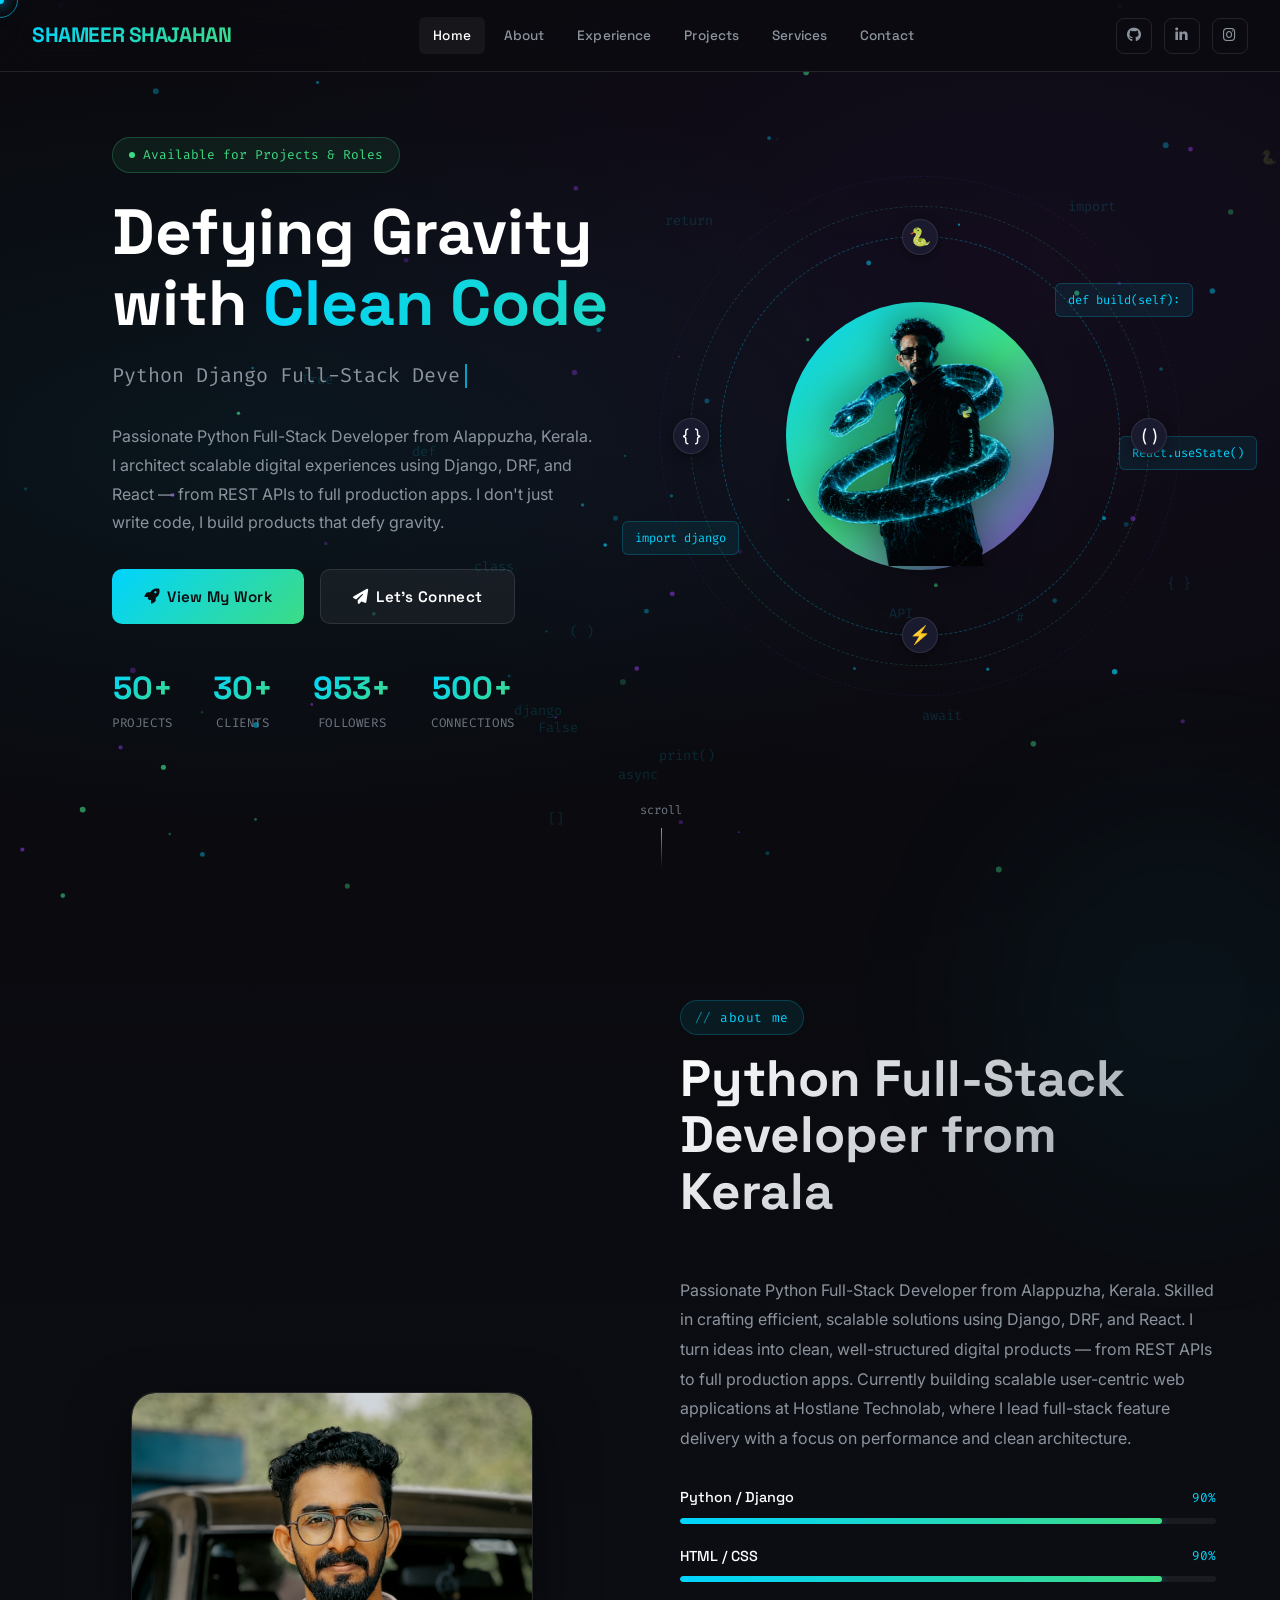
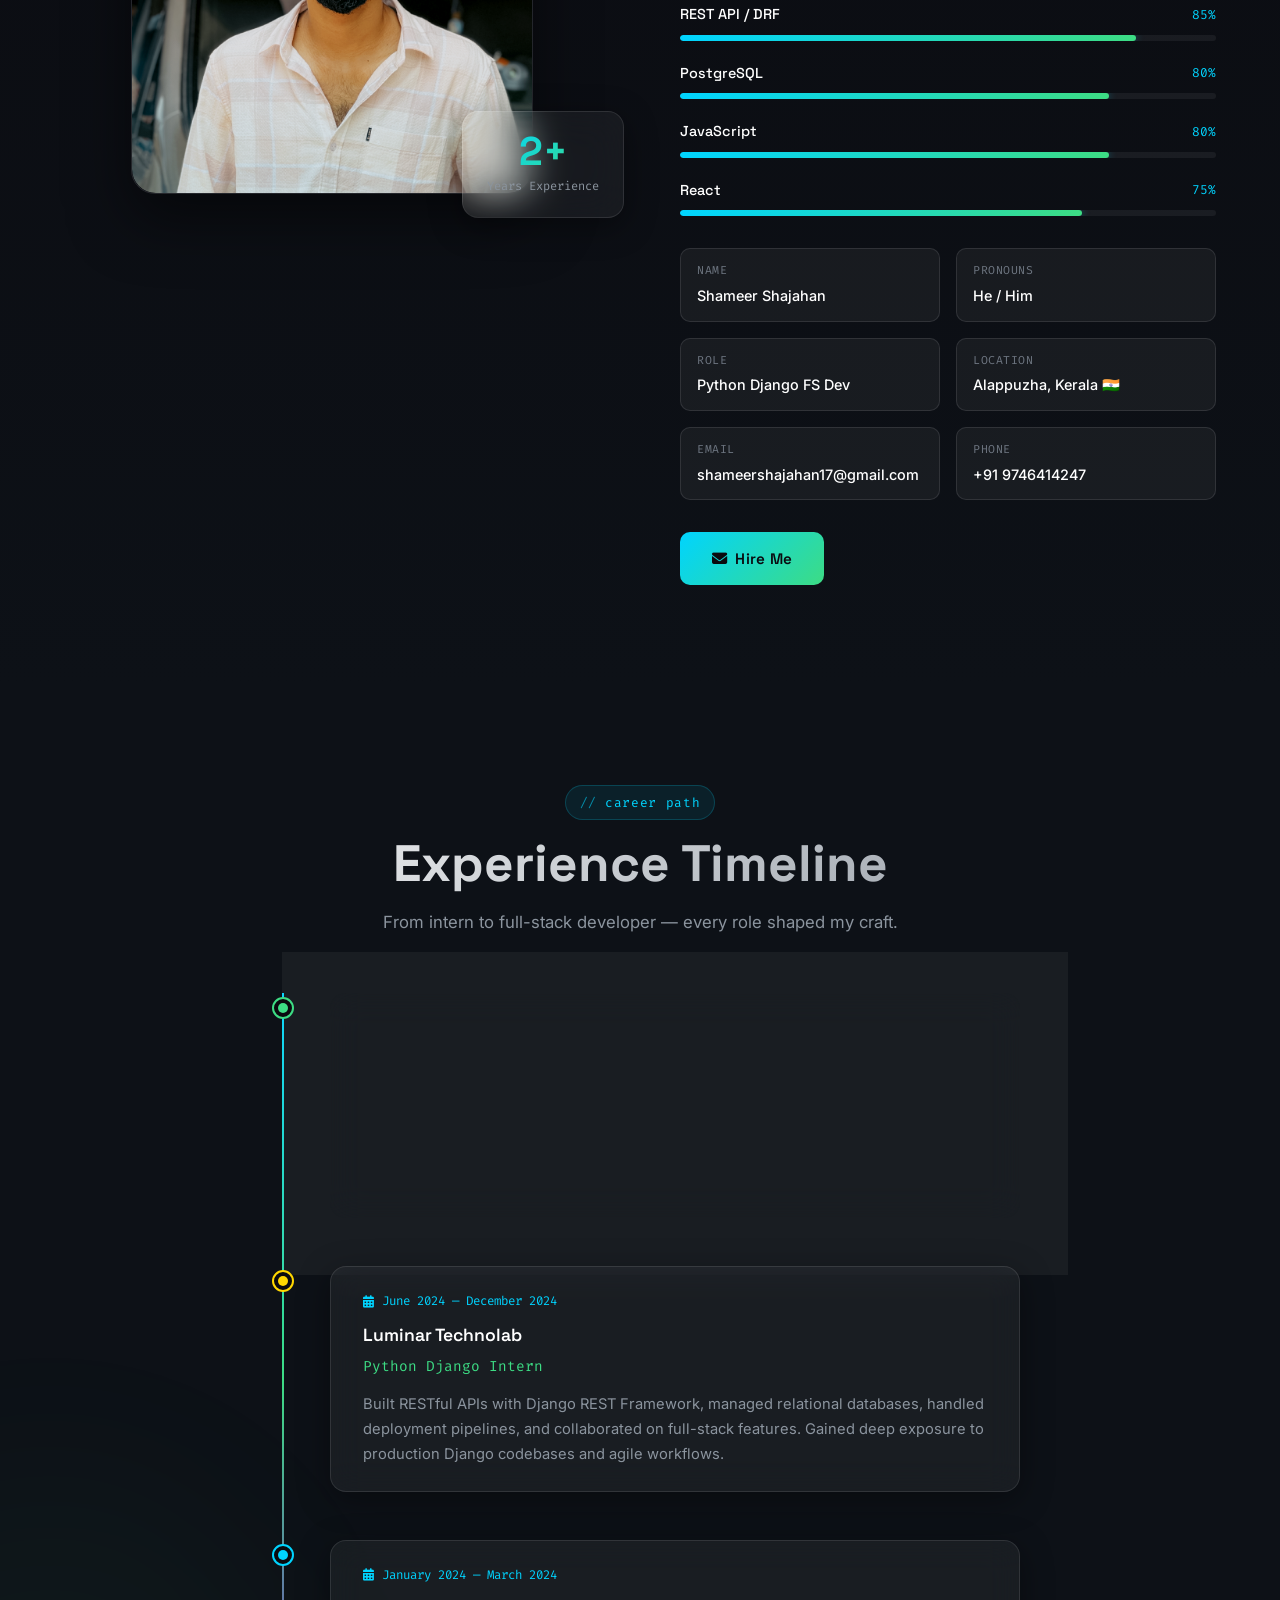
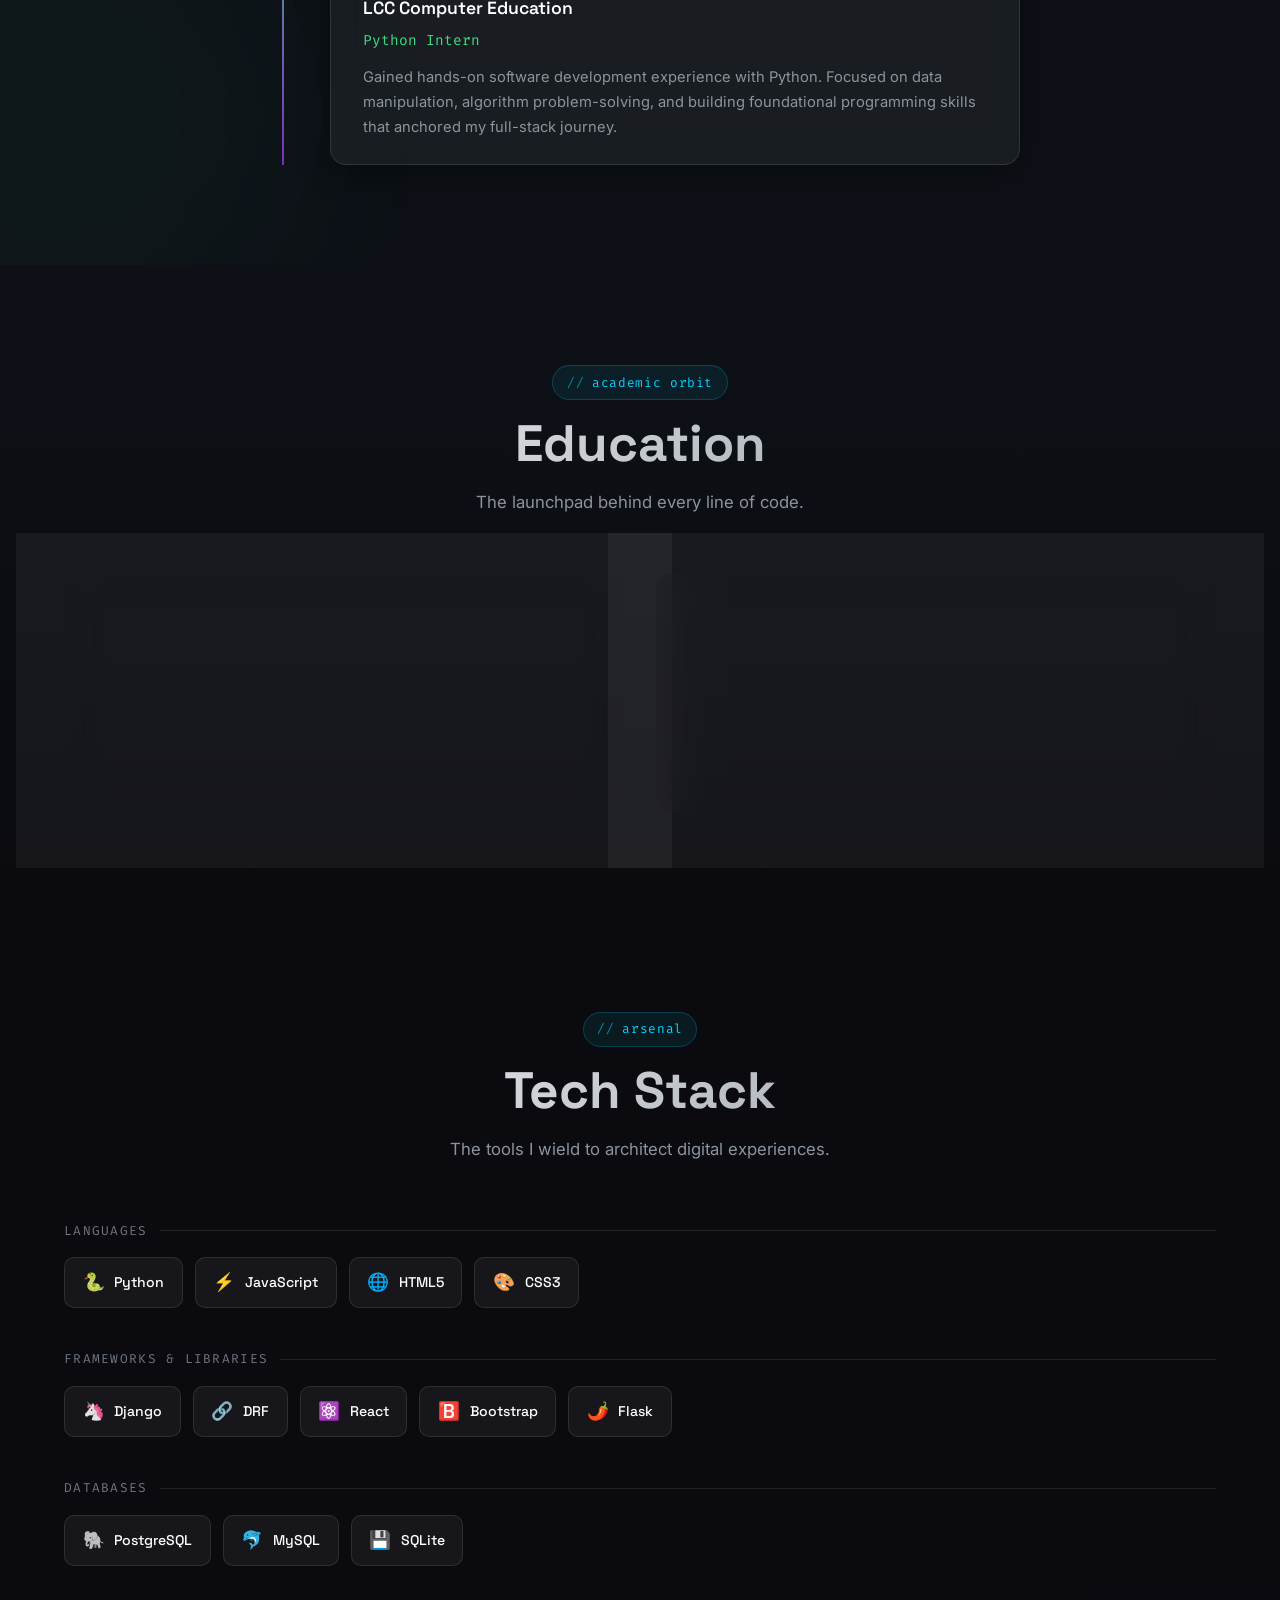
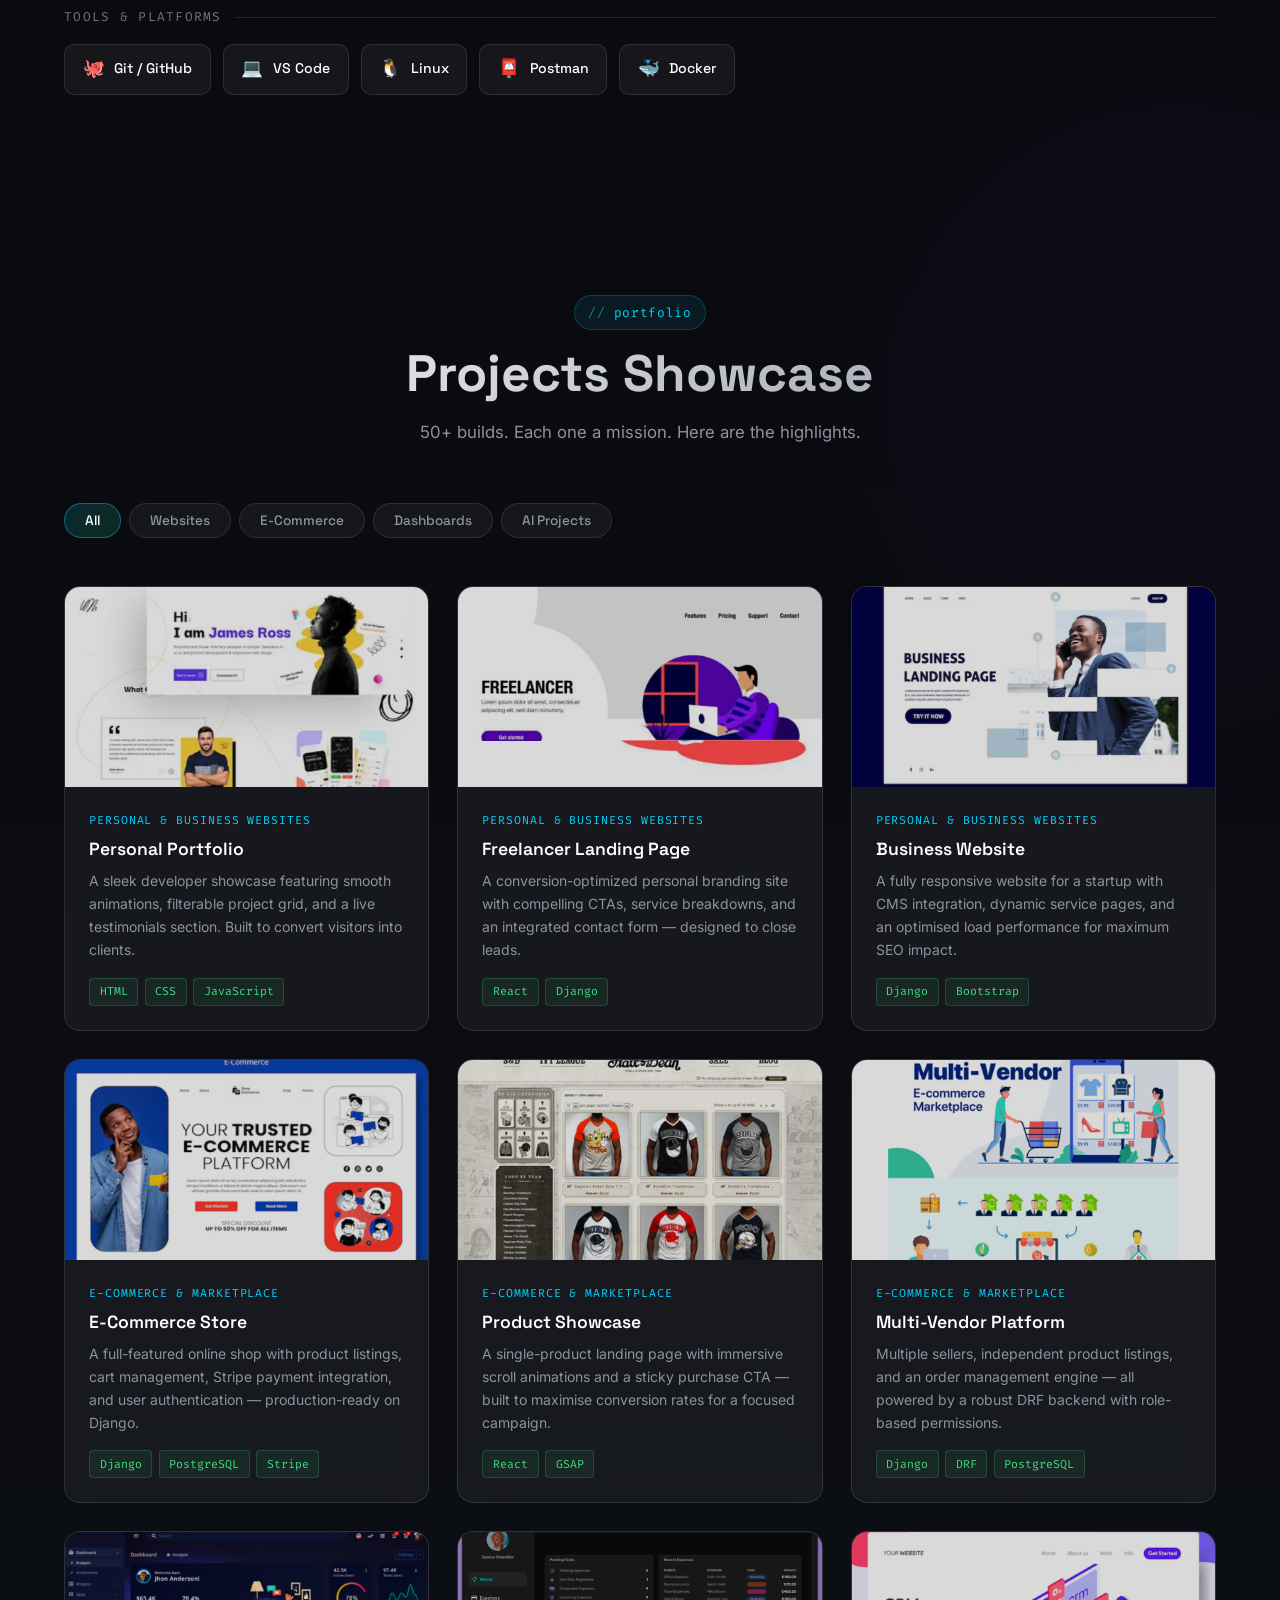
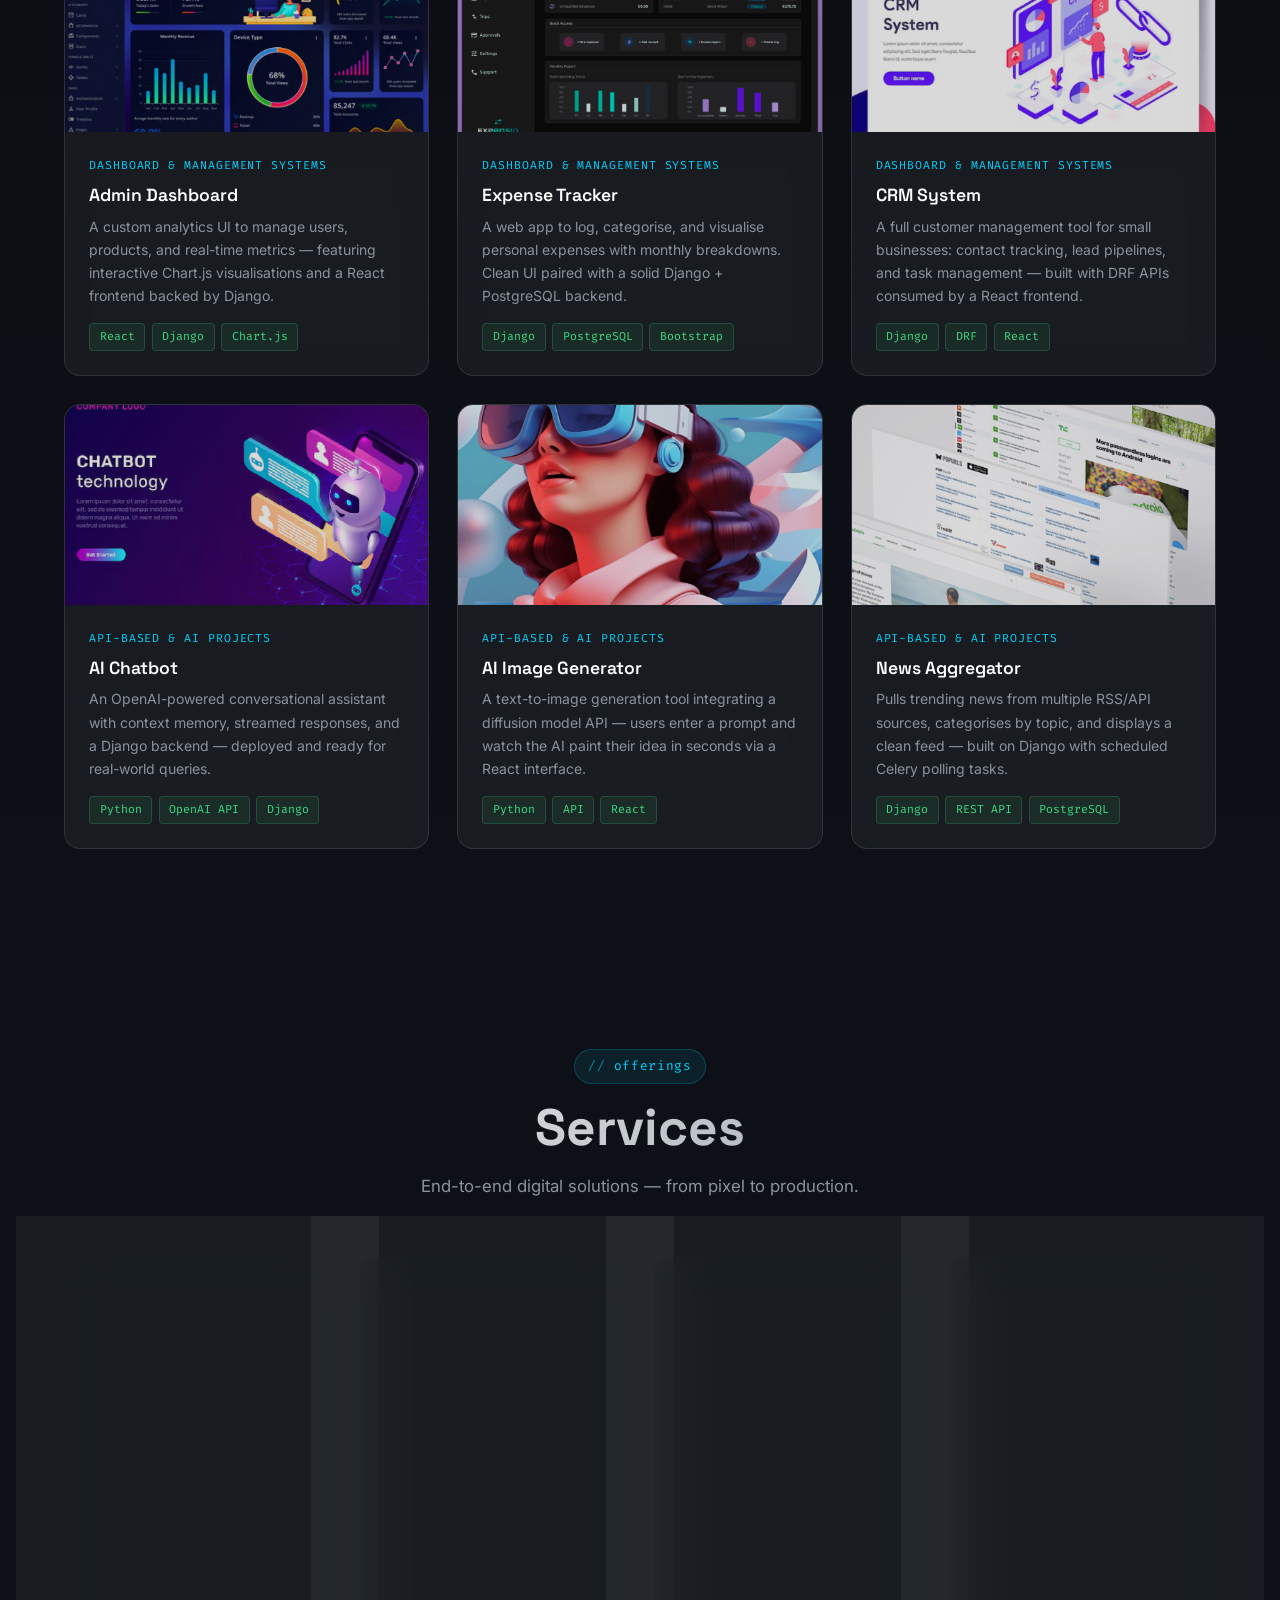
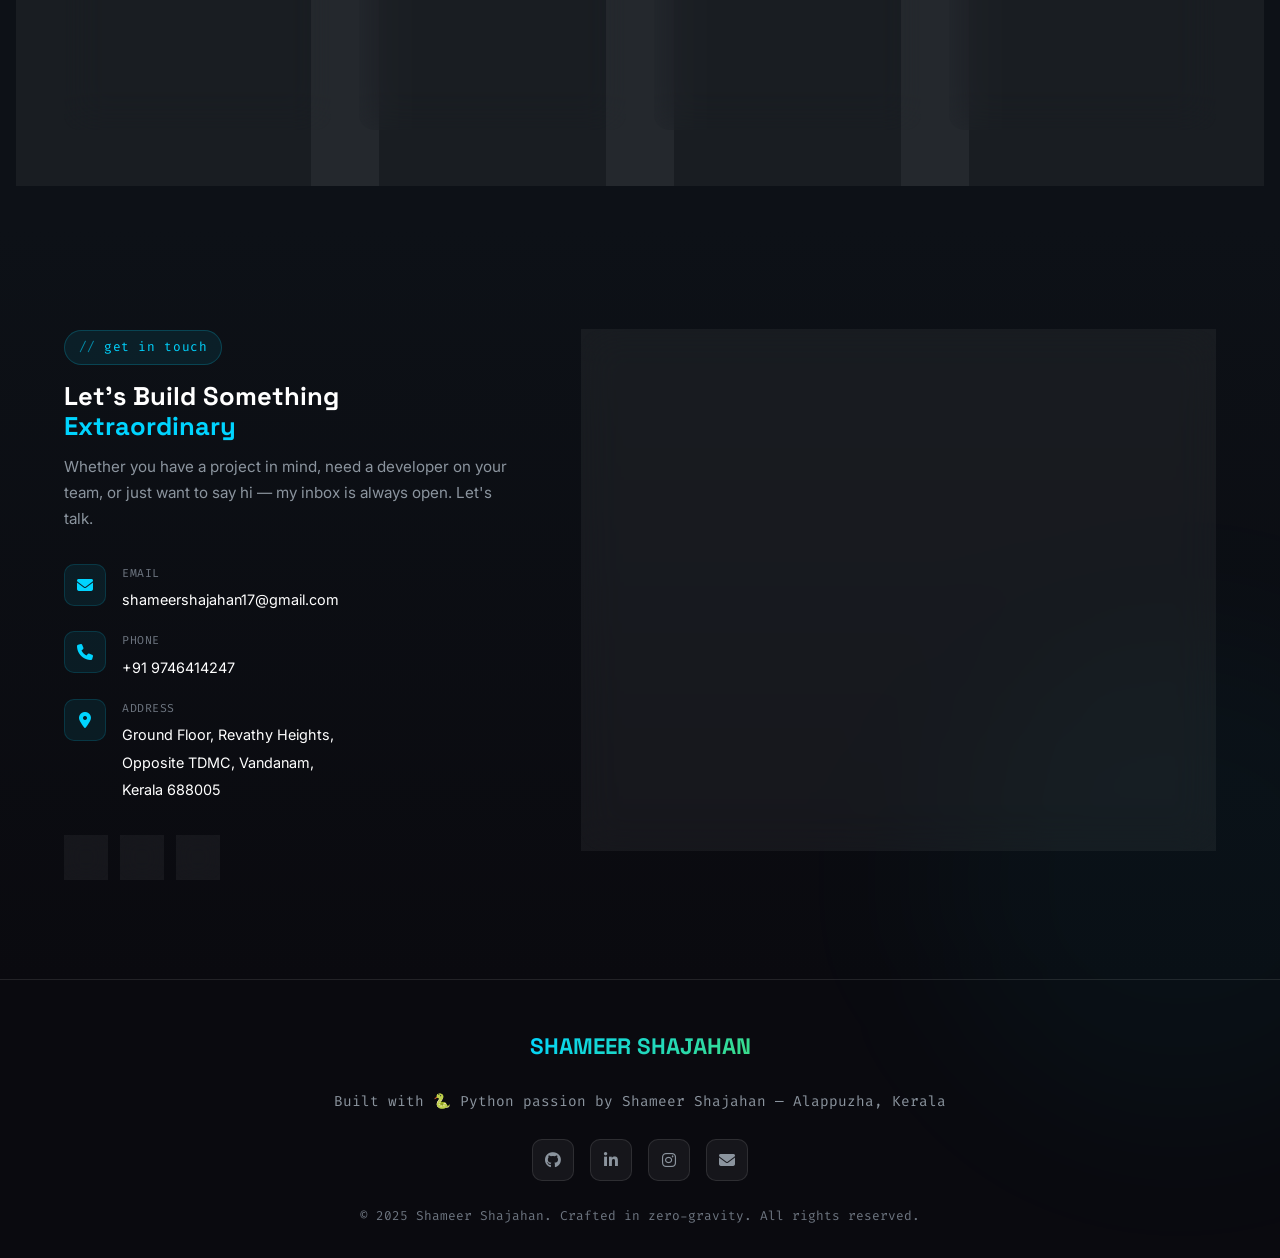
<file: index.html>
<!DOCTYPE html>
<html lang="en">
<head>
  <meta charset="utf-8">
  <meta name="viewport" content="width=device-width, initial-scale=1.0">
  <title>Shameer Shajahan | Python Django Full-Stack Developer — Kerala, India</title>
  <meta name="description" content="Shameer Shajahan — Python Django Full-Stack Developer from Alappuzha, Kerala, India. Building scalable web apps, REST APIs & digital products. 50+ Projects, 30+ Clients.">
  <meta name="keywords" content="Python Django developer Kerala, hire Django developer India, full stack developer portfolio, Shameer Shajahan, Django React developer Alappuzha">
  <meta property="og:title" content="Shameer Shajahan | Python Django Full-Stack Developer">
  <meta property="og:description" content="Building scalable web apps from Kerala to the Cloud. 50+ Projects, 30+ Clients.">
  <meta name="author" content="Shameer Shajahan">

  <!-- Fonts -->
  <link rel="preconnect" href="https://fonts.googleapis.com">
  <link rel="preconnect" href="https://fonts.gstatic.com" crossorigin>
  <link href="https://fonts.googleapis.com/css2?family=Space+Grotesk:wght@300;400;500;600;700&family=Inter:wght@300;400;500;600&family=Fira+Code:wght@400;500&display=swap" rel="stylesheet">

  <!-- Icons -->
  <link rel="stylesheet" href="https://cdnjs.cloudflare.com/ajax/libs/font-awesome/6.5.0/css/all.min.css">

  <!-- Main CSS -->
  <link rel="stylesheet" href="assets/css/main.css">
</head>
<body>

<!-- Custom Cursor -->
<div class="cursor-dot" id="cursorDot"></div>
<div class="cursor-ring" id="cursorRing"></div>

<!-- ==================== NAVBAR ==================== -->
<nav class="ag-navbar" id="navbar">
  <a href="#hero" class="nav-logo">SHAMEER SHAJAHAN</a>

  <div class="nav-links" id="navLinks">
    <a href="#hero" class="active">Home</a>
    <a href="#about">About</a>
    <a href="#experience">Experience</a>
    <a href="#projects">Projects</a>
    <a href="#services">Services</a>
    <a href="#contact">Contact</a>
  </div>

  <div class="nav-social">
    <a href="https://github.com/shameer-shajahan" target="_blank" title="GitHub"><i class="fab fa-github"></i></a>
    <a href="https://www.linkedin.com/in/shameershajahan17/" target="_blank" title="LinkedIn"><i class="fab fa-linkedin-in"></i></a>
    <a href="https://www.instagram.com/_.shameer/" target="_blank" title="Instagram"><i class="fab fa-instagram"></i></a>
  </div>

  <div class="nav-hamburger" id="hamburger" onclick="toggleMobileNav()">
    <span></span><span></span><span></span>
  </div>
</nav>

<!-- Mobile Nav -->
<div class="mobile-nav" id="mobileNav">
  <a href="#hero" onclick="toggleMobileNav()">Home</a>
  <a href="#about" onclick="toggleMobileNav()">About</a>
  <a href="#experience" onclick="toggleMobileNav()">Experience</a>
  <a href="#projects" onclick="toggleMobileNav()">Projects</a>
  <a href="#services" onclick="toggleMobileNav()">Services</a>
  <a href="#contact" onclick="toggleMobileNav()">Contact</a>
</div>

<!-- ==================== HERO ==================== -->
<section id="hero">
  <canvas id="particles-canvas"></canvas>

  <!-- Floating background particles (code symbols) -->
  <div id="particle-syms"></div>

  <div class="container">
    <div class="hero-grid">

      <!-- Text Column -->
      <div class="hero-text">
        <div class="hero-badge">
          <span class="dot"></span>
          Available for Projects &amp; Roles
        </div>

        <h1 class="hero-headline">
          Defying Gravity<br>
          with <span class="gradient-text">Clean Code</span>
        </h1>

        <div class="hero-typing-wrap">
          <span id="typed-text"></span><span class="typed-cursor">|</span>
        </div>

        <p class="hero-bio">
          Passionate Python Full-Stack Developer from Alappuzha, Kerala. I architect scalable digital experiences using Django, DRF, and React — from REST APIs to full production apps. I don't just write code, I build products that defy gravity.
        </p>

        <div class="hero-ctas">
          <a href="#projects" class="btn-primary">
            <i class="fas fa-rocket"></i> View My Work
          </a>
          <a href="#contact" class="btn-secondary">
            <i class="fas fa-paper-plane"></i> Let's Connect
          </a>
        </div>

        <div class="hero-stats">
          <div class="stat-item">
            <span class="stat-num" data-target="50">0</span>
            <span class="stat-label">Projects</span>
          </div>
          <div class="stat-item">
            <span class="stat-num" data-target="30">0</span>
            <span class="stat-label">Clients</span>
          </div>
          <div class="stat-item">
            <span class="stat-num" data-target="953">0</span>
            <span class="stat-label">Followers</span>
          </div>
          <div class="stat-item">
            <span class="stat-num" data-target="500">0</span>
            <span class="stat-label">Connections</span>
          </div>
        </div>
      </div>

      <!-- Visual Column -->
      <div class="hero-visual">
        <div class="profile-orb">
          <div class="orbit-ring-1">
            <div class="orbit-dot" style="position:absolute;top:-18px;left:50%;transform:translateX(-50%);">🐍</div>
            <div class="orbit-dot" style="position:absolute;bottom:-18px;left:50%;transform:translateX(-50%);">⚡</div>
          </div>
          <div class="orbit-ring-2">
            <div class="orbit-dot" style="position:absolute;left:-18px;top:50%;transform:translateY(-50%);">{ }</div>
            <div class="orbit-dot" style="position:absolute;right:-18px;top:50%;transform:translateY(-50%);">( )</div>
          </div>
          <div class="orbit-ring-3"></div>

          <div class="profile-photo-wrap">
            <img src="./assets/img/profile/2.png" alt="Shameer Shajahan — Python Django Developer">
          </div>
        </div>

        <!-- Floating code chips -->
        <div class="code-chip" style="top:5%;right:-5%;">def build(self):</div>
        <div class="code-chip" style="bottom:15%;left:-10%;">import django</div>
        <div class="code-chip" style="bottom:40%;right:-18%;">React.useState()</div>
      </div>

    </div>
  </div>

  <div class="scroll-indicator">
    <span>scroll</span>
    <div class="scroll-line"></div>
  </div>
</section>

<!-- ==================== ABOUT ==================== -->
<section id="about">
  <!-- bg decoration -->
  <div class="bg-orb" style="width:400px;height:400px;background:rgba(0,212,255,0.04);top:-100px;right:-100px;"></div>

  <div class="container">
    <div class="about-grid">

      <!-- Left: Photo Card -->
      <div class="about-visual reveal-left">
        <div class="about-img-card">
          <img src="assets/img/profile/profile-square-2.png" alt="Shameer Shajahan professional passport profile">
        </div>
        <div class="about-stats-float glass-card" style="padding:1.25rem 1.5rem;">
          <div class="big-num">2+</div>
          <div class="big-label">Years Experience</div>
        </div>
      </div>

      <!-- Right: Content -->
      <div class="about-content reveal-right">
        <div class="section-head">
          <span class="section-tag">about me</span>
          <h2 class="section-title">Python Full-Stack<br>Developer from Kerala</h2>
        </div>

        <p class="about-bio">
          Passionate Python Full-Stack Developer from Alappuzha, Kerala. Skilled in crafting efficient, scalable solutions using Django, DRF, and React. I turn ideas into clean, well-structured digital products — from REST APIs to full production apps. Currently building scalable user-centric web applications at Hostlane Technolab, where I lead full-stack feature delivery with a focus on performance and clean architecture.
        </p>

        <!-- Skill Bars -->
        <div class="skill-bars">
          <div class="skill-item">
            <div class="skill-header">
              <span class="skill-name">Python / Django</span>
              <span class="skill-pct">90%</span>
            </div>
            <div class="skill-track"><div class="skill-fill" data-width="90"></div></div>
          </div>
          <div class="skill-item">
            <div class="skill-header">
              <span class="skill-name">HTML / CSS</span>
              <span class="skill-pct">90%</span>
            </div>
            <div class="skill-track"><div class="skill-fill" data-width="90"></div></div>
          </div>
          <div class="skill-item">
            <div class="skill-header">
              <span class="skill-name">REST API / DRF</span>
              <span class="skill-pct">85%</span>
            </div>
            <div class="skill-track"><div class="skill-fill" data-width="85"></div></div>
          </div>
          <div class="skill-item">
            <div class="skill-header">
              <span class="skill-name">PostgreSQL</span>
              <span class="skill-pct">80%</span>
            </div>
            <div class="skill-track"><div class="skill-fill" data-width="80"></div></div>
          </div>
          <div class="skill-item">
            <div class="skill-header">
              <span class="skill-name">JavaScript</span>
              <span class="skill-pct">80%</span>
            </div>
            <div class="skill-track"><div class="skill-fill" data-width="80"></div></div>
          </div>
          <div class="skill-item">
            <div class="skill-header">
              <span class="skill-name">React</span>
              <span class="skill-pct">75%</span>
            </div>
            <div class="skill-track"><div class="skill-fill" data-width="75"></div></div>
          </div>
        </div>

        <!-- Info Grid -->
        <div class="info-grid">
          <div class="info-chip">
            <span class="ic-label">Name</span>
            <span class="ic-val">Shameer Shajahan</span>
          </div>
          <div class="info-chip">
            <span class="ic-label">Pronouns</span>
            <span class="ic-val">He / Him</span>
          </div>
          <div class="info-chip">
            <span class="ic-label">Role</span>
            <span class="ic-val">Python Django FS Dev</span>
          </div>
          <div class="info-chip">
            <span class="ic-label">Location</span>
            <span class="ic-val">Alappuzha, Kerala 🇮🇳</span>
          </div>
          <div class="info-chip">
            <span class="ic-label">Email</span>
            <span class="ic-val">shameershajahan17@gmail.com</span>
          </div>
          <div class="info-chip">
            <span class="ic-label">Phone</span>
            <span class="ic-val">+91 9746414247</span>
          </div>
        </div>

        <div style="margin-top:2rem;">
          <a href="#contact" class="btn-primary"><i class="fas fa-envelope"></i> Hire Me</a>
        </div>
      </div>

    </div>
  </div>
</section>

<!-- ==================== EXPERIENCE ==================== -->
<section id="experience">
  <div class="bg-orb" style="width:500px;height:500px;background:rgba(61,220,132,0.03);bottom:-100px;left:-200px;"></div>

  <div class="container">
    <div class="section-head centered reveal">
      <span class="section-tag">career path</span>
      <h2 class="section-title">Experience Timeline</h2>
      <p class="section-subtitle">From intern to full-stack developer — every role shaped my craft.</p>
    </div>

    <div class="timeline-container">
      <div class="timeline-line"></div>

      <div class="timeline-item reveal">
        <div class="tl-dot"></div>
        <div class="tl-card glass-card" style="animation-delay:0s">
          <div class="tl-period"><i class="fas fa-calendar-alt"></i> March 2025 — March 2026</div>
          <div class="tl-company">Hostlane Technolab</div>
          <div class="tl-role">Python Django FullStack Developer</div>
          <p class="tl-desc">Building scalable, user-centric web applications and leading full-stack feature delivery. Designing RESTful APIs, managing PostgreSQL databases, and deploying production-grade Django applications with a focus on performance and clean architecture.</p>
        </div>
      </div>

      <div class="timeline-item reveal">
        <div class="tl-dot"></div>
        <div class="tl-card glass-card" style="animation-delay:1s">
          <div class="tl-period"><i class="fas fa-calendar-alt"></i> June 2024 — December 2024</div>
          <div class="tl-company">Luminar Technolab</div>
          <div class="tl-role">Python Django Intern</div>
          <p class="tl-desc">Built RESTful APIs with Django REST Framework, managed relational databases, handled deployment pipelines, and collaborated on full-stack features. Gained deep exposure to production Django codebases and agile workflows.</p>
        </div>
      </div>

      <div class="timeline-item reveal">
        <div class="tl-dot"></div>
        <div class="tl-card glass-card" style="animation-delay:2s">
          <div class="tl-period"><i class="fas fa-calendar-alt"></i> January 2024 — March 2024</div>
          <div class="tl-company">LCC Computer Education</div>
          <div class="tl-role">Python Intern</div>
          <p class="tl-desc">Gained hands-on software development experience with Python. Focused on data manipulation, algorithm problem-solving, and building foundational programming skills that anchored my full-stack journey.</p>
        </div>
      </div>
    </div>
  </div>
</section>

<!-- ==================== EDUCATION ==================== -->
<section id="education">
  <div class="container">
    <div class="section-head centered reveal">
      <span class="section-tag">academic orbit</span>
      <h2 class="section-title">Education</h2>
      <p class="section-subtitle">The launchpad behind every line of code.</p>
    </div>

    <div class="edu-grid">
      <div class="edu-card glass-card reveal" style="--delay:0s">
        <div class="edu-icon">🎓</div>
        <div class="edu-institution">Luminar Technolab</div>
        <div class="edu-degree">Python Django + React<br>Full Stack Development</div>
        <div class="edu-year">2024</div>
      </div>

      <div class="edu-card glass-card reveal" style="--delay:0.2s">
        <div class="edu-icon">🏛️</div>
        <div class="edu-institution">University of Kerala</div>
        <div class="edu-degree">BCA — Bachelor of<br>Computer Applications</div>
        <div class="edu-year">2021 – 2024</div>
      </div>
    </div>
  </div>
</section>

<!-- ==================== TECH STACK ==================== -->
<section id="tech">
  <div class="container">
    <div class="section-head centered reveal">
      <span class="section-tag">arsenal</span>
      <h2 class="section-title">Tech Stack</h2>
      <p class="section-subtitle">The tools I wield to architect digital experiences.</p>
    </div>

    <div class="tech-categories reveal">
      <div>
        <div class="tech-category-title">Languages</div>
        <div class="tech-chips">
          <div class="tech-chip" style="--dur:4s;--delay:0s"><span class="chip-icon">🐍</span>Python</div>
          <div class="tech-chip" style="--dur:5s;--delay:0.3s"><span class="chip-icon">⚡</span>JavaScript</div>
          <div class="tech-chip" style="--dur:4.5s;--delay:0.6s"><span class="chip-icon">🌐</span>HTML5</div>
          <div class="tech-chip" style="--dur:5.5s;--delay:0.9s"><span class="chip-icon">🎨</span>CSS3</div>
        </div>
      </div>
      <div>
        <div class="tech-category-title">Frameworks &amp; Libraries</div>
        <div class="tech-chips">
          <div class="tech-chip" style="--dur:4s;--delay:0.2s"><span class="chip-icon">🦄</span>Django</div>
          <div class="tech-chip" style="--dur:5s;--delay:0.5s"><span class="chip-icon">🔗</span>DRF</div>
          <div class="tech-chip" style="--dur:4.5s;--delay:0.8s"><span class="chip-icon">⚛️</span>React</div>
          <div class="tech-chip" style="--dur:5.5s;--delay:1.1s"><span class="chip-icon">🅱️</span>Bootstrap</div>
          <div class="tech-chip" style="--dur:4s;--delay:1.4s"><span class="chip-icon">🌶️</span>Flask</div>
        </div>
      </div>
      <div>
        <div class="tech-category-title">Databases</div>
        <div class="tech-chips">
          <div class="tech-chip" style="--dur:4.5s;--delay:0s"><span class="chip-icon">🐘</span>PostgreSQL</div>
          <div class="tech-chip" style="--dur:5s;--delay:0.4s"><span class="chip-icon">🐬</span>MySQL</div>
          <div class="tech-chip" style="--dur:4s;--delay:0.8s"><span class="chip-icon">💾</span>SQLite</div>
        </div>
      </div>
      <div>
        <div class="tech-category-title">Tools &amp; Platforms</div>
        <div class="tech-chips">
          <div class="tech-chip" style="--dur:5.5s;--delay:0s"><span class="chip-icon">🐙</span>Git / GitHub</div>
          <div class="tech-chip" style="--dur:4s;--delay:0.3s"><span class="chip-icon">💻</span>VS Code</div>
          <div class="tech-chip" style="--dur:5s;--delay:0.6s"><span class="chip-icon">🐧</span>Linux</div>
          <div class="tech-chip" style="--dur:4.5s;--delay:0.9s"><span class="chip-icon">📮</span>Postman</div>
          <div class="tech-chip" style="--dur:5s;--delay:1.2s"><span class="chip-icon">🐳</span>Docker</div>
        </div>
      </div>
    </div>
  </div>
</section>

<!-- ==================== PROJECTS ==================== -->
<section id="projects">
  <div class="bg-orb" style="width:600px;height:600px;background:rgba(123,47,190,0.04);top:-100px;right:-200px;"></div>

  <div class="container">
    <div class="section-head centered reveal">
      <span class="section-tag">portfolio</span>
      <h2 class="section-title">Projects Showcase</h2>
      <p class="section-subtitle">50+ builds. Each one a mission. Here are the highlights.</p>
    </div>

    <div class="filter-tabs reveal">
      <button class="filter-tab active" onclick="filterProjects('all', this)">All</button>
      <button class="filter-tab" onclick="filterProjects('website', this)">Websites</button>
      <button class="filter-tab" onclick="filterProjects('ecommerce', this)">E-Commerce</button>
      <button class="filter-tab" onclick="filterProjects('dashboard', this)">Dashboards</button>
      <button class="filter-tab" onclick="filterProjects('ai', this)">AI Projects</button>
    </div>

    <div class="projects-grid" id="projectsGrid">

      <!-- Websites -->
      <div class="project-card" data-cat="website" style="--dur:5s;--delay:0s">
        <img class="project-img" src="assets/img/portfolio/portfolio.jpg" alt="Personal Portfolio" onerror="this.style.display='none'">
        <div class="project-body">
          <div class="project-category">Personal &amp; Business Websites</div>
          <div class="project-name">Personal Portfolio</div>
          <p class="project-desc">A sleek developer showcase featuring smooth animations, filterable project grid, and a live testimonials section. Built to convert visitors into clients.</p>
          <div class="project-tags">
            <span class="project-tag">HTML</span>
            <span class="project-tag">CSS</span>
            <span class="project-tag">JavaScript</span>
          </div>
        </div>
      </div>

      <div class="project-card" data-cat="website" style="--dur:6s;--delay:0.3s">
        <img class="project-img" src="assets/img/portfolio/freelancer.jpg" alt="Freelancer Landing Page" onerror="this.style.display='none'">
        <div class="project-body">
          <div class="project-category">Personal &amp; Business Websites</div>
          <div class="project-name">Freelancer Landing Page</div>
          <p class="project-desc">A conversion-optimized personal branding site with compelling CTAs, service breakdowns, and an integrated contact form — designed to close leads.</p>
          <div class="project-tags">
            <span class="project-tag">React</span>
            <span class="project-tag">Django</span>
          </div>
        </div>
      </div>

      <div class="project-card" data-cat="website" style="--dur:5.5s;--delay:0.6s">
        <img class="project-img" src="assets/img/portfolio/business.jpg" alt="Business Website" onerror="this.style.display='none'">
        <div class="project-body">
          <div class="project-category">Personal &amp; Business Websites</div>
          <div class="project-name">Business Website</div>
          <p class="project-desc">A fully responsive website for a startup with CMS integration, dynamic service pages, and an optimised load performance for maximum SEO impact.</p>
          <div class="project-tags">
            <span class="project-tag">Django</span>
            <span class="project-tag">Bootstrap</span>
          </div>
        </div>
      </div>

      <!-- E-Commerce -->
      <div class="project-card" data-cat="ecommerce" style="--dur:5s;--delay:0.2s">
        <img class="project-img" src="assets/img/portfolio/ecommerce.jpg" alt="E-Commerce Store" onerror="this.style.display='none'">
        <div class="project-body">
          <div class="project-category">E-Commerce &amp; Marketplace</div>
          <div class="project-name">E-Commerce Store</div>
          <p class="project-desc">A full-featured online shop with product listings, cart management, Stripe payment integration, and user authentication — production-ready on Django.</p>
          <div class="project-tags">
            <span class="project-tag">Django</span>
            <span class="project-tag">PostgreSQL</span>
            <span class="project-tag">Stripe</span>
          </div>
        </div>
      </div>

      <div class="project-card" data-cat="ecommerce" style="--dur:6s;--delay:0.5s">
        <img class="project-img" src="assets/img/portfolio/product showcase.jpg" alt="Product Showcase" onerror="this.style.display='none'">
        <div class="project-body">
          <div class="project-category">E-Commerce &amp; Marketplace</div>
          <div class="project-name">Product Showcase</div>
          <p class="project-desc">A single-product landing page with immersive scroll animations and a sticky purchase CTA — built to maximise conversion rates for a focused campaign.</p>
          <div class="project-tags">
            <span class="project-tag">React</span>
            <span class="project-tag">GSAP</span>
          </div>
        </div>
      </div>

      <div class="project-card" data-cat="ecommerce" style="--dur:5.5s;--delay:0.8s">
        <img class="project-img" src="assets/img/portfolio/multi vendor.jpg" alt="Multi-Vendor Platform" onerror="this.style.display='none'">
        <div class="project-body">
          <div class="project-category">E-Commerce &amp; Marketplace</div>
          <div class="project-name">Multi-Vendor Platform</div>
          <p class="project-desc">Multiple sellers, independent product listings, and an order management engine — all powered by a robust DRF backend with role-based permissions.</p>
          <div class="project-tags">
            <span class="project-tag">Django</span>
            <span class="project-tag">DRF</span>
            <span class="project-tag">PostgreSQL</span>
          </div>
        </div>
      </div>

      <!-- Dashboards -->
      <div class="project-card" data-cat="dashboard" style="--dur:5s;--delay:0.1s">
        <img class="project-img" src="assets/img/portfolio/admin.jpg" alt="Admin Dashboard" onerror="this.style.display='none'">
        <div class="project-body">
          <div class="project-category">Dashboard &amp; Management Systems</div>
          <div class="project-name">Admin Dashboard</div>
          <p class="project-desc">A custom analytics UI to manage users, products, and real-time metrics — featuring interactive Chart.js visualisations and a React frontend backed by Django.</p>
          <div class="project-tags">
            <span class="project-tag">React</span>
            <span class="project-tag">Django</span>
            <span class="project-tag">Chart.js</span>
          </div>
        </div>
      </div>

      <div class="project-card" data-cat="dashboard" style="--dur:6s;--delay:0.4s">
        <img class="project-img" src="assets/img/portfolio/expense.jpg" alt="Expense Tracker" onerror="this.style.display='none'">
        <div class="project-body">
          <div class="project-category">Dashboard &amp; Management Systems</div>
          <div class="project-name">Expense Tracker</div>
          <p class="project-desc">A web app to log, categorise, and visualise personal expenses with monthly breakdowns. Clean UI paired with a solid Django + PostgreSQL backend.</p>
          <div class="project-tags">
            <span class="project-tag">Django</span>
            <span class="project-tag">PostgreSQL</span>
            <span class="project-tag">Bootstrap</span>
          </div>
        </div>
      </div>

      <div class="project-card" data-cat="dashboard" style="--dur:5.5s;--delay:0.7s">
        <img class="project-img" src="assets/img/portfolio/cmr.jpg" alt="CRM System" onerror="this.style.display='none'">
        <div class="project-body">
          <div class="project-category">Dashboard &amp; Management Systems</div>
          <div class="project-name">CRM System</div>
          <p class="project-desc">A full customer management tool for small businesses: contact tracking, lead pipelines, and task management — built with DRF APIs consumed by a React frontend.</p>
          <div class="project-tags">
            <span class="project-tag">Django</span>
            <span class="project-tag">DRF</span>
            <span class="project-tag">React</span>
          </div>
        </div>
      </div>

      <!-- AI -->
      <div class="project-card" data-cat="ai" style="--dur:5s;--delay:0.2s">
        <img class="project-img" src="assets/img/portfolio/ai chat bot.jpg" alt="AI Chatbot" onerror="this.style.display='none'">
        <div class="project-body">
          <div class="project-category">API-Based &amp; AI Projects</div>
          <div class="project-name">AI Chatbot</div>
          <p class="project-desc">An OpenAI-powered conversational assistant with context memory, streamed responses, and a Django backend — deployed and ready for real-world queries.</p>
          <div class="project-tags">
            <span class="project-tag">Python</span>
            <span class="project-tag">OpenAI API</span>
            <span class="project-tag">Django</span>
          </div>
        </div>
      </div>

      <div class="project-card" data-cat="ai" style="--dur:6s;--delay:0.5s">
        <img class="project-img" src="assets/img/portfolio/ai image.jpg" alt="AI Image Generator" onerror="this.style.display='none'">
        <div class="project-body">
          <div class="project-category">API-Based &amp; AI Projects</div>
          <div class="project-name">AI Image Generator</div>
          <p class="project-desc">A text-to-image generation tool integrating a diffusion model API — users enter a prompt and watch the AI paint their idea in seconds via a React interface.</p>
          <div class="project-tags">
            <span class="project-tag">Python</span>
            <span class="project-tag">API</span>
            <span class="project-tag">React</span>
          </div>
        </div>
      </div>

      <div class="project-card" data-cat="ai" style="--dur:5.5s;--delay:0.8s">
        <img class="project-img" src="assets/img/portfolio/new.jpg" alt="News Aggregator" onerror="this.style.display='none'">
        <div class="project-body">
          <div class="project-category">API-Based &amp; AI Projects</div>
          <div class="project-name">News Aggregator</div>
          <p class="project-desc">Pulls trending news from multiple RSS/API sources, categorises by topic, and displays a clean feed — built on Django with scheduled Celery polling tasks.</p>
          <div class="project-tags">
            <span class="project-tag">Django</span>
            <span class="project-tag">REST API</span>
            <span class="project-tag">PostgreSQL</span>
          </div>
        </div>
      </div>

    </div>
  </div>
</section>

<!-- ==================== SERVICES ==================== -->
<section id="services">
  <div class="container">
    <div class="section-head centered reveal">
      <span class="section-tag">offerings</span>
      <h2 class="section-title">Services</h2>
      <p class="section-subtitle">End-to-end digital solutions — from pixel to production.</p>
    </div>

    <div class="services-grid">

      <div class="service-card glass-card reveal" style="--dur:5s;--delay:0s">
        <div class="service-icon-wrap">🌐</div>
        <div class="service-name">Website Development</div>
        <p class="service-desc">From sleek portfolios to complex business platforms — I build fast, responsive, and SEO-optimised websites that make an instant impact.</p>
        <div class="service-features">
          <span class="svc-feat">Custom Business Sites</span>
          <span class="svc-feat">Personal Portfolios</span>
          <span class="svc-feat">Landing Pages</span>
          <span class="svc-feat">E-Commerce Stores</span>
        </div>
      </div>

      <div class="service-card glass-card reveal" style="--dur:6s;--delay:0.3s">
        <div class="service-icon-wrap">🎨</div>
        <div class="service-name">UI/UX &amp; Frontend</div>
        <p class="service-desc">Pixel-perfect, animated interfaces that feel alive. I craft responsive, interactive UIs that users love to navigate — no template vibes.</p>
        <div class="service-features">
          <span class="svc-feat">Custom UI Designs</span>
          <span class="svc-feat">Responsive Layouts</span>
          <span class="svc-feat">Animated Interfaces</span>
          <span class="svc-feat">React Components</span>
        </div>
      </div>

      <div class="service-card glass-card reveal" style="--dur:5.5s;--delay:0.6s">
        <div class="service-icon-wrap">⚙️</div>
        <div class="service-name">Backend Development</div>
        <p class="service-desc">Robust Django APIs, scalable database schemas, and secure auth systems — the invisible engine powering every great product.</p>
        <div class="service-features">
          <span class="svc-feat">RESTful API Development</span>
          <span class="svc-feat">Database Architecture</span>
          <span class="svc-feat">Auth &amp; Security</span>
          <span class="svc-feat">Third-Party Integrations</span>
        </div>
      </div>

      <div class="service-card glass-card reveal" style="--dur:5s;--delay:0.9s">
        <div class="service-icon-wrap">🚀</div>
        <div class="service-name">Performance &amp; SEO</div>
        <p class="service-desc">Speed, accessibility, and search visibility — I optimise existing apps or bake performance in from the start, so Google and users both love you.</p>
        <div class="service-features">
          <span class="svc-feat">Page Speed Optimisation</span>
          <span class="svc-feat">SEO-Friendly Architecture</span>
          <span class="svc-feat">Accessibility (WCAG)</span>
          <span class="svc-feat">Core Web Vitals</span>
        </div>
      </div>

    </div>
  </div>
</section>

<!-- ==================== CONTACT ==================== -->
<section id="contact">
  <div class="bg-orb" style="width:500px;height:500px;background:rgba(0,212,255,0.03);bottom:-150px;right:-150px;"></div>

  <div class="container">
    <div class="contact-grid">

      <!-- Info Panel -->
      <div class="contact-info reveal-left">
        <span class="section-tag">get in touch</span>
        <h2 class="contact-headline">Let's Build Something<br><span style="color:var(--electric-cyan)">Extraordinary</span></h2>
        <p class="contact-subtext">Whether you have a project in mind, need a developer on your team, or just want to say hi — my inbox is always open. Let's talk.</p>

        <div class="contact-items">
          <div class="contact-item">
            <div class="ci-icon"><i class="fas fa-envelope"></i></div>
            <div class="ci-text">
              <label>Email</label>
              <a href="mailto:shameershajahan17@gmail.com">shameershajahan17@gmail.com</a>
            </div>
          </div>
          <div class="contact-item">
            <div class="ci-icon"><i class="fas fa-phone"></i></div>
            <div class="ci-text">
              <label>Phone</label>
              <a href="tel:+919746414247">+91 9746414247</a>
            </div>
          </div>
          <div class="contact-item">
            <div class="ci-icon"><i class="fas fa-map-marker-alt"></i></div>
            <div class="ci-text">
              <label>Address</label>
              <span>Ground Floor, Revathy Heights,<br>Opposite TDMC, Vandanam,<br>Kerala 688005</span>
            </div>
          </div>
        </div>

        <div class="contact-socials">
          <a href="https://github.com/shameer-shajahan" class="csoc-link" target="_blank" title="GitHub"><i class="fab fa-github"></i></a>
          <a href="https://www.linkedin.com/in/shameershajahan17/" class="csoc-link" target="_blank" title="LinkedIn"><i class="fab fa-linkedin-in"></i></a>
          <a href="https://www.instagram.com/_.shameer/" class="csoc-link" target="_blank" title="Instagram"><i class="fab fa-instagram"></i></a>
        </div>
      </div>

      <!-- Form -->
      <div class="contact-form-card reveal-right">
        <form id="contactForm" onsubmit="handleContactSubmit(event)">
          <div class="form-row">
            <div class="form-group">
              <label for="contact-name">Your Name</label>
              <input type="text" id="contact-name" name="name" placeholder="John Doe" required>
            </div>
            <div class="form-group">
              <label for="contact-email">Email Address</label>
              <input type="email" id="contact-email" name="email" placeholder="john@example.com" required>
            </div>
          </div>
          <div class="form-group">
            <label for="contact-subject">Subject</label>
            <input type="text" id="contact-subject" name="subject" placeholder="Project Enquiry / Job Opportunity" required>
          </div>
          <div class="form-group">
            <label for="contact-message">Message</label>
            <textarea id="contact-message" name="message" placeholder="Tell me about your project or idea..." required></textarea>
          </div>
          <button type="submit" class="form-submit" id="submitBtn">
            <i class="fas fa-paper-plane"></i> Send Message
          </button>
          <div class="form-msg" id="formMsg"></div>
        </form>
      </div>

    </div>
  </div>
</section>

<!-- ==================== FOOTER ==================== -->
<footer>
  <div class="container">
    <div class="footer-inner">
      <div class="footer-logo">SHAMEER SHAJAHAN</div>
      <p class="footer-tagline">Built with 🐍 Python passion by Shameer Shajahan — Alappuzha, Kerala</p>
      <div class="footer-socials">
        <a href="https://github.com/shameer-shajahan" class="footer-soc" target="_blank"><i class="fab fa-github"></i></a>
        <a href="https://www.linkedin.com/in/shameershajahan17/" class="footer-soc" target="_blank"><i class="fab fa-linkedin-in"></i></a>
        <a href="https://www.instagram.com/_.shameer/" class="footer-soc" target="_blank"><i class="fab fa-instagram"></i></a>
        <a href="mailto:shameershajahan17@gmail.com" class="footer-soc"><i class="fas fa-envelope"></i></a>
      </div>
      <p class="footer-copy">© 2025 Shameer Shajahan. Crafted in zero-gravity. All rights reserved.</p>
    </div>
  </div>
</footer>

<!-- Back to Top -->
<button class="back-top" id="backTop" onclick="window.scrollTo({top:0,behavior:'smooth'})">
  <i class="fas fa-chevron-up"></i>
</button>

<!-- ==================== SCRIPTS ==================== -->
<script>
// ——— Custom Cursor ———
const dot = document.getElementById('cursorDot');
const ring = document.getElementById('cursorRing');
let mx = 0, my = 0, rx = 0, ry = 0;
document.addEventListener('mousemove', e => { mx = e.clientX; my = e.clientY; dot.style.left = mx+'px'; dot.style.top = my+'px'; });
(function animateRing() {
  rx += (mx - rx) * 0.12; ry += (my - ry) * 0.12;
  ring.style.left = rx+'px'; ring.style.top = ry+'px';
  requestAnimationFrame(animateRing);
})();
document.querySelectorAll('a, button, .tech-chip, .filter-tab, .project-card, .service-card').forEach(el => {
  el.addEventListener('mouseenter', () => ring.classList.add('hover'));
  el.addEventListener('mouseleave', () => ring.classList.remove('hover'));
});

// ——— Navbar scroll ———
const navbar = document.getElementById('navbar');
window.addEventListener('scroll', () => {
  navbar.classList.toggle('scrolled', window.scrollY > 50);
  document.getElementById('backTop').classList.toggle('visible', window.scrollY > 400);
  updateActiveNav();
});

function updateActiveNav() {
  const sections = document.querySelectorAll('section[id]');
  const links = document.querySelectorAll('.nav-links a');
  let current = '';
  sections.forEach(s => { if (window.scrollY >= s.offsetTop - 120) current = s.id; });
  links.forEach(l => { l.classList.toggle('active', l.getAttribute('href') === '#' + current); });
}

// ——— Mobile Nav ———
function toggleMobileNav() {
  document.getElementById('mobileNav').classList.toggle('open');
}

// ——— Typing Animation ———
const phrases = [
  'Python Django Full-Stack Developer',
  'Building Scalable Web Apps',
  'REST API Architect',
  'From Kerala to the Cloud 🚀'
];
let pi = 0, ci = 0, deleting = false;
const typedEl = document.getElementById('typed-text');
function type() {
  const phrase = phrases[pi];
  if (!deleting) {
    typedEl.textContent = phrase.slice(0, ++ci);
    if (ci === phrase.length) { deleting = true; setTimeout(type, 2000); return; }
  } else {
    typedEl.textContent = phrase.slice(0, --ci);
    if (ci === 0) { deleting = false; pi = (pi + 1) % phrases.length; }
  }
  setTimeout(type, deleting ? 50 : 90);
}
type();

// ——— Animated Counter ———
function animateCounters() {
  document.querySelectorAll('.stat-num').forEach(el => {
    const target = +el.dataset.target;
    const step = target / 60;
    let current = 0;
    const timer = setInterval(() => {
      current = Math.min(current + step, target);
      el.textContent = Math.floor(current) + '+';
      if (current >= target) clearInterval(timer);
    }, 25);
  });
}

// ——— Scroll Reveal ———
const revealObserver = new IntersectionObserver((entries) => {
  entries.forEach((entry, i) => {
    if (entry.isIntersecting) {
      setTimeout(() => entry.target.classList.add('visible'), i * 80);
    }
  });
}, { threshold: 0.12 });

document.querySelectorAll('.reveal, .reveal-left, .reveal-right').forEach(el => revealObserver.observe(el));

// ——— Skill Bars ———
const skillObserver = new IntersectionObserver(entries => {
  entries.forEach(entry => {
    if (entry.isIntersecting) {
      entry.target.querySelectorAll('.skill-fill').forEach(bar => {
        bar.style.width = bar.dataset.width + '%';
      });
      skillObserver.unobserve(entry.target);
    }
  });
}, { threshold: 0.3 });
const skillSection = document.getElementById('about');
if (skillSection) skillObserver.observe(skillSection);

// ——— Counter Observer ———
const counterObserver = new IntersectionObserver(entries => {
  if (entries[0].isIntersecting) { animateCounters(); counterObserver.disconnect(); }
}, { threshold: 0.5 });
counterObserver.observe(document.getElementById('hero'));

// ——— Project Filter ———
function filterProjects(cat, btn) {
  document.querySelectorAll('.filter-tab').forEach(t => t.classList.remove('active'));
  btn.classList.add('active');
  document.querySelectorAll('.project-card').forEach(card => {
    const show = cat === 'all' || card.dataset.cat === cat;
    card.classList.toggle('hidden', !show);
    if (show) { card.style.animation = 'none'; card.offsetHeight; card.style.animation = ''; }
  });
}

// ——— Particle symbols in hero background ———
const symbols = ['🐍','{ }','( )','def','class','import','return','#','→','[]','django','API','async','await','print()','True','False'];
const symContainer = document.getElementById('particle-syms');
symbols.forEach((sym, i) => {
  const el = document.createElement('div');
  el.className = 'particle-sym';
  el.textContent = sym;
  el.style.setProperty('--dur', (6 + Math.random() * 8) + 's');
  el.style.setProperty('--del', (Math.random() * 5) + 's');
  el.style.left = Math.random() * 100 + '%';
  el.style.top = (10 + Math.random() * 80) + '%';
  symContainer.appendChild(el);
});
symContainer.style.position = 'absolute';
symContainer.style.inset = '0';
symContainer.style.zIndex = '0';
symContainer.style.pointerEvents = 'none';
symContainer.style.overflow = 'hidden';

// ——— Canvas Particle Field ———
(function initParticles() {
  const canvas = document.getElementById('particles-canvas');
  const ctx = canvas.getContext('2d');
  let W, H, particles = [];

  function resize() {
    W = canvas.width = window.innerWidth;
    H = canvas.height = window.innerHeight;
  }
  resize();
  window.addEventListener('resize', resize);

  const colors = ['rgba(0,212,255,', 'rgba(61,220,132,', 'rgba(123,47,190,'];
  for (let i = 0; i < 80; i++) {
    particles.push({
      x: Math.random() * (window.innerWidth || 1200),
      y: Math.random() * (window.innerHeight || 800),
      r: 1 + Math.random() * 2,
      vx: (Math.random() - 0.5) * 0.4,
      vy: (Math.random() - 0.5) * 0.4,
      col: colors[Math.floor(Math.random() * colors.length)],
      o: 0.2 + Math.random() * 0.5
    });
  }

  function draw() {
    ctx.clearRect(0, 0, W, H);
    particles.forEach(p => {
      p.x += p.vx; p.y += p.vy;
      if (p.x < 0) p.x = W; if (p.x > W) p.x = 0;
      if (p.y < 0) p.y = H; if (p.y > H) p.y = 0;
      ctx.beginPath();
      ctx.arc(p.x, p.y, p.r, 0, Math.PI * 2);
      ctx.fillStyle = p.col + p.o + ')';
      ctx.fill();
    });
    // Draw connecting lines
    for (let i = 0; i < particles.length; i++) {
      for (let j = i + 1; j < particles.length; j++) {
        const dx = particles[i].x - particles[j].x;
        const dy = particles[i].y - particles[j].y;
        const dist = Math.sqrt(dx*dx + dy*dy);
        if (dist < 120) {
          ctx.beginPath();
          ctx.moveTo(particles[i].x, particles[i].y);
          ctx.lineTo(particles[j].x, particles[j].y);
          ctx.strokeStyle = 'rgba(0,212,255,' + (0.06 * (1 - dist/120)) + ')';
          ctx.lineWidth = 0.5;
          ctx.stroke();
        }
      }
    }
    requestAnimationFrame(draw);
  }
  draw();
})();

// ——— Contact Form ———
function handleContactSubmit(e) {
  e.preventDefault();
  const btn = document.getElementById('submitBtn');
  const msg = document.getElementById('formMsg');
  btn.innerHTML = '<i class="fas fa-spinner fa-spin"></i> Sending...';
  btn.disabled = true;
  setTimeout(() => {
    btn.innerHTML = '<i class="fas fa-check"></i> Message Sent!';
    msg.className = 'form-msg success';
    msg.textContent = '✓ Thank you! I\'ll get back to you within 24 hours.';
    document.getElementById('contactForm').reset();
    setTimeout(() => {
      btn.innerHTML = '<i class="fas fa-paper-plane"></i> Send Message';
      btn.disabled = false;
      msg.className = 'form-msg';
    }, 4000);
  }, 1500);
}

// ——— 3D Parallax Image Tilt ———
const heroVisual = document.querySelector('.hero-visual');
const profileWrapImg = document.querySelector('.profile-photo-wrap img');

if (heroVisual && profileWrapImg) {
  heroVisual.addEventListener('mousemove', (e) => {
    const rect = heroVisual.getBoundingClientRect();
    const x = e.clientX - rect.left - rect.width / 2;
    const y = e.clientY - rect.top - rect.height / 2;
    
    const rotateX = -(y / rect.height) * 25; 
    const rotateY = (x / rect.width) * 25;
    
    profileWrapImg.style.transform = `translateX(-50%) perspective(1000px) rotateX(${rotateX}deg) rotateY(${rotateY}deg) scale3d(1.05, 1.05, 1.05)`;
  });
  
  heroVisual.addEventListener('mouseleave', () => {
    profileWrapImg.style.transform = 'translateX(-50%) perspective(1000px) rotateX(0) rotateY(0) scale3d(1, 1, 1)';
    profileWrapImg.style.transition = 'transform 0.6s cubic-bezier(0.25, 1, 0.5, 1)';
  });
  
  heroVisual.addEventListener('mouseenter', () => {
    profileWrapImg.style.transition = 'transform 0.1s ease';
  });
}
</script>

</body>
</html>
</file>
<file: assets/css/main.css>
/* ============================================================
   ANTIGRAVITY DESIGN SYSTEM — Shameer Shajahan Portfolio
   ============================================================ */

/* --- Google Fonts --- */
@import url('https://fonts.googleapis.com/css2?family=Space+Grotesk:wght@300;400;500;600;700&family=Inter:wght@300;400;500;600&family=Fira+Code:wght@400;500&display=swap');

/* --- CSS Custom Properties (Design Tokens) --- */
:root {
  --void: #0A0A0F;
  --space: #0D1117;
  --navy: #1A1A2E;
  --navy-mid: #16213E;
  --python-green: #3DDC84;
  --electric-cyan: #00D4FF;
  --quantum-purple: #7B2FBE;
  --purple-light: #9B59B6;
  --text-primary: #FFFFFF;
  --text-muted: #8B949E;
  --text-dim: #6E7681;
  --glass-bg: rgba(255, 255, 255, 0.05);
  --glass-border: rgba(255, 255, 255, 0.10);
  --glass-hover: rgba(255, 255, 255, 0.08);
  --glow-cyan: 0 0 20px rgba(0, 212, 255, 0.3);
  --glow-green: 0 0 20px rgba(61, 220, 132, 0.3);
  --glow-purple: 0 0 20px rgba(123, 47, 190, 0.3);
  --font-heading: 'Space Grotesk', sans-serif;
  --font-body: 'Inter', sans-serif;
  --font-code: 'Fira Code', monospace;
  --border-radius: 16px;
  --border-radius-sm: 8px;
  --transition: all 0.3s cubic-bezier(0.4, 0, 0.2, 1);
}

/* --- Reset & Base --- */
*, *::before, *::after { box-sizing: border-box; margin: 0; padding: 0; }

html { scroll-behavior: smooth; font-size: 16px; overflow-x: hidden; }

body {
  background-color: var(--void);
  color: var(--text-primary);
  font-family: var(--font-body);
  line-height: 1.7;
  overflow-x: hidden;
  width: 100%;
  position: relative;
  cursor: none;
}

a { color: inherit; text-decoration: none; }
img { max-width: 100%; display: block; }
ul { list-style: none; }

/* --- Custom Cursor --- */
.cursor-dot {
  position: fixed;
  width: 8px; height: 8px;
  background: var(--electric-cyan);
  border-radius: 50%;
  pointer-events: none;
  z-index: 99999;
  transform: translate(-50%, -50%);
  box-shadow: 0 0 12px var(--electric-cyan), 0 0 24px rgba(0,212,255,0.5);
  transition: none;
}
.cursor-ring {
  position: fixed;
  width: 36px; height: 36px;
  border: 1.5px solid rgba(0, 212, 255, 0.6);
  border-radius: 50%;
  pointer-events: none;
  z-index: 99998;
  transform: translate(-50%, -50%);
  transition: all 0.12s ease-out;
}
.cursor-ring.hover { width: 56px; height: 56px; border-color: var(--python-green); }

/* === NAVBAR === */
.ag-navbar {
  position: fixed;
  top: 0; left: 0; right: 0;
  z-index: 1000;
  padding: 0 2rem;
  height: 72px;
  display: flex;
  align-items: center;
  justify-content: space-between;
  background: rgba(10, 10, 15, 0.8);
  backdrop-filter: blur(20px);
  border-bottom: 1px solid var(--glass-border);
  transition: var(--transition);
}
.ag-navbar.scrolled {
  background: rgba(10, 10, 15, 0.95);
  box-shadow: 0 4px 30px rgba(0, 0, 0, 0.4);
}

.nav-logo {
  font-family: var(--font-heading);
  font-size: 1.3rem;
  font-weight: 700;
  background: linear-gradient(135deg, var(--electric-cyan), var(--python-green));
  -webkit-background-clip: text;
  -webkit-text-fill-color: transparent;
  background-clip: text;
  letter-spacing: -0.02em;
}

.nav-links {
  display: flex;
  gap: 0.25rem;
  align-items: center;
}
.nav-links a {
  padding: 0.45rem 0.9rem;
  font-size: 0.85rem;
  font-weight: 500;
  color: var(--text-muted);
  border-radius: 6px;
  transition: var(--transition);
  font-family: var(--font-heading);
  letter-spacing: 0.01em;
}
.nav-links a:hover, .nav-links a.active {
  color: var(--text-primary);
  background: var(--glass-bg);
}

.nav-social { display: flex; gap: 0.75rem; align-items: center; }
.nav-social a {
  width: 36px; height: 36px;
  display: flex; align-items: center; justify-content: center;
  border-radius: 8px;
  border: 1px solid var(--glass-border);
  color: var(--text-muted);
  font-size: 0.9rem;
  transition: var(--transition);
}
.nav-social a:hover {
  color: var(--electric-cyan);
  border-color: var(--electric-cyan);
  box-shadow: var(--glow-cyan);
}

.nav-hamburger {
  display: none;
  flex-direction: column;
  gap: 5px;
  cursor: pointer;
  padding: 4px;
}
.nav-hamburger span {
  display: block;
  width: 24px; height: 2px;
  background: var(--text-muted);
  border-radius: 2px;
  transition: var(--transition);
}

/* Mobile nav */
.mobile-nav {
  display: none;
  position: fixed;
  top: 72px; left: 0; right: 0;
  background: rgba(10,10,15,0.98);
  backdrop-filter: blur(30px);
  border-bottom: 1px solid var(--glass-border);
  padding: 1.5rem 2rem;
  z-index: 999;
  flex-direction: column;
  gap: 0.5rem;
}
.mobile-nav.open { display: flex; }
.mobile-nav a {
  padding: 0.75rem 1rem;
  font-family: var(--font-heading);
  font-size: 1rem;
  font-weight: 500;
  color: var(--text-muted);
  border-radius: 8px;
  transition: var(--transition);
}
.mobile-nav a:hover {
  color: var(--text-primary);
  background: var(--glass-bg);
}

/* === FLOATING ANIMATION KEYFRAMES === */
@keyframes antigravity {
  0%, 100% { transform: translateY(0px) rotate(0deg); }
  50% { transform: translateY(-18px) rotate(0.8deg); }
}
@keyframes antigravity-slow {
  0%, 100% { transform: translateY(0px) rotate(0deg); }
  50% { transform: translateY(-12px) rotate(-0.5deg); }
}
@keyframes antigravity-xs {
  0%, 100% { transform: translateY(0px); }
  50% { transform: translateY(-8px); }
}
@keyframes orbit-ring {
  from { transform: rotate(0deg); }
  to { transform: rotate(360deg); }
}
@keyframes orbit-ring-reverse {
  from { transform: rotate(360deg); }
  to { transform: rotate(0deg); }
}
@keyframes pulse-glow {
  0%, 100% { box-shadow: 0 0 20px rgba(0,212,255,0.3); }
  50% { box-shadow: 0 0 40px rgba(0,212,255,0.6), 0 0 60px rgba(61,220,132,0.2); }
}
@keyframes gradient-shift {
  0% { background-position: 0% 50%; }
  50% { background-position: 100% 50%; }
  100% { background-position: 0% 50%; }
}
@keyframes fadeInUp {
  from { opacity: 0; transform: translateY(40px); }
  to { opacity: 1; transform: translateY(0); }
}
@keyframes fadeInLeft {
  from { opacity: 0; transform: translateX(-40px); }
  to { opacity: 1; transform: translateX(0); }
}
@keyframes fadeInRight {
  from { opacity: 0; transform: translateX(40px); }
  to { opacity: 1; transform: translateX(0); }
}
@keyframes draw-line {
  from { height: 0; }
  to { height: 100%; }
}
@keyframes blink {
  0%, 100% { opacity: 1; }
  50% { opacity: 0; }
}
@keyframes float-particle {
  0% { transform: translateY(0px) rotate(0deg); opacity: 0.7; }
  33% { transform: translateY(-30px) rotate(15deg); opacity: 1; }
  66% { transform: translateY(-10px) rotate(-10deg); opacity: 0.8; }
  100% { transform: translateY(0px) rotate(0deg); opacity: 0.7; }
}
@keyframes scan-line {
  0% { transform: translateY(0); }
  100% { transform: translateY(100%); }
}
@keyframes counter-up {
  from { opacity: 0; transform: scale(0.5); }
  to { opacity: 1; transform: scale(1); }
}

/* === GLASSMORPHISM CARD === */
.glass-card {
  background: var(--glass-bg);
  backdrop-filter: blur(20px);
  -webkit-backdrop-filter: blur(20px);
  border: 1px solid var(--glass-border);
  border-radius: var(--border-radius);
  box-shadow: 0 8px 32px rgba(0, 0, 0, 0.37);
  transition: var(--transition);
}
.glass-card:hover {
  background: var(--glass-hover);
  border-color: rgba(0, 212, 255, 0.2);
  box-shadow: 0 12px 40px rgba(0, 0, 0, 0.5), var(--glow-cyan);
  transform: translateY(-4px);
}

/* === SECTION SYSTEM === */
section { padding: 100px 0; position: relative; }
.container {
  max-width: 1200px;
  margin: 0 auto;
  padding: 0 1.5rem;
}

.section-tag {
  display: inline-flex;
  align-items: center;
  gap: 0.5rem;
  font-family: var(--font-code);
  font-size: 0.8rem;
  color: var(--electric-cyan);
  background: rgba(0,212,255,0.08);
  border: 1px solid rgba(0,212,255,0.2);
  padding: 0.35rem 0.85rem;
  border-radius: 100px;
  margin-bottom: 1rem;
  letter-spacing: 0.05em;
}
.section-tag::before { content: '//'; opacity: 0.6; }

.section-title {
  font-family: var(--font-heading);
  font-size: clamp(2rem, 5vw, 3.2rem);
  font-weight: 700;
  line-height: 1.1;
  margin-bottom: 1rem;
  background: linear-gradient(135deg, #fff 0%, var(--text-muted) 100%);
  -webkit-background-clip: text;
  -webkit-text-fill-color: transparent;
  background-clip: text;
}

.section-subtitle {
  font-size: 1.05rem;
  color: var(--text-muted);
  max-width: 560px;
  line-height: 1.7;
}

/* Scroll reveal class */
.reveal {
  opacity: 0;
  transform: translateY(40px);
  transition: opacity 0.7s ease, transform 0.7s ease;
}
.reveal.visible {
  opacity: 1;
  transform: translateY(0);
}
.reveal-left {
  opacity: 0;
  transform: translateX(-40px);
  transition: opacity 0.7s ease, transform 0.7s ease;
}
.reveal-left.visible { opacity: 1; transform: translateX(0); }
.reveal-right {
  opacity: 0;
  transform: translateX(40px);
  transition: opacity 0.7s ease, transform 0.7s ease;
}
.reveal-right.visible { opacity: 1; transform: translateX(0); }

/* === BUTTONS === */
.btn-primary {
  display: inline-flex;
  align-items: center;
  gap: 0.5rem;
  padding: 0.85rem 2rem;
  background: linear-gradient(135deg, var(--electric-cyan), var(--python-green));
  color: var(--void);
  font-family: var(--font-heading);
  font-weight: 600;
  font-size: 0.95rem;
  border-radius: 10px;
  border: none;
  cursor: pointer;
  transition: var(--transition);
  letter-spacing: 0.02em;
}
.btn-primary:hover {
  transform: translateY(-3px);
  box-shadow: 0 8px 30px rgba(0,212,255,0.4);
}

.btn-secondary {
  display: inline-flex;
  align-items: center;
  gap: 0.5rem;
  padding: 0.85rem 2rem;
  background: var(--glass-bg);
  color: var(--text-primary);
  font-family: var(--font-heading);
  font-weight: 600;
  font-size: 0.95rem;
  border-radius: 10px;
  border: 1px solid var(--glass-border);
  cursor: pointer;
  transition: var(--transition);
  letter-spacing: 0.02em;
  backdrop-filter: blur(10px);
}
.btn-secondary:hover {
  transform: translateY(-3px);
  border-color: var(--electric-cyan);
  box-shadow: var(--glow-cyan);
  color: var(--electric-cyan);
}

/* ============================================================
   SECTION 1: HERO
   ============================================================ */
#hero {
  min-height: 100vh;
  display: flex;
  align-items: center;
  padding-top: 72px;
  position: relative;
  overflow: hidden;
  background: radial-gradient(ellipse at 20% 50%, rgba(0,212,255,0.06) 0%, transparent 60%),
              radial-gradient(ellipse at 80% 30%, rgba(123,47,190,0.08) 0%, transparent 60%),
              var(--void);
}

#particles-canvas {
  position: absolute;
  inset: 0;
  z-index: 0;
}

.hero-grid {
  display: grid;
  grid-template-columns: 1fr 1fr;
  gap: 4rem;
  align-items: center;
  position: relative;
  z-index: 1;
}

/* Left: Text */
.hero-text { }

.hero-badge {
  display: inline-flex;
  align-items: center;
  gap: 0.5rem;
  font-family: var(--font-code);
  font-size: 0.8rem;
  color: var(--python-green);
  background: rgba(61,220,132,0.08);
  border: 1px solid rgba(61,220,132,0.25);
  padding: 0.4rem 1rem;
  border-radius: 100px;
  margin-bottom: 1.5rem;
  animation: fadeInUp 0.6s ease both;
}
.hero-badge .dot {
  width: 6px; height: 6px;
  border-radius: 50%;
  background: var(--python-green);
  animation: pulse-glow 2s ease infinite;
}

.hero-headline {
  font-family: var(--font-heading);
  font-size: clamp(2.4rem, 5.5vw, 4rem);
  font-weight: 700;
  line-height: 1.1;
  margin-bottom: 1.25rem;
  animation: fadeInUp 0.7s ease 0.1s both;
}
.hero-headline .gradient-text {
  background: linear-gradient(135deg, var(--electric-cyan) 0%, var(--python-green) 100%);
  -webkit-background-clip: text;
  -webkit-text-fill-color: transparent;
  background-clip: text;
  background-size: 200% 200%;
  animation: gradient-shift 4s ease infinite;
}

.hero-typing-wrap {
  font-family: var(--font-code);
  font-size: clamp(1rem, 2.5vw, 1.25rem);
  color: var(--text-muted);
  margin-bottom: 1.5rem;
  min-height: 2em;
  animation: fadeInUp 0.7s ease 0.2s both;
}
.typed-cursor {
  color: var(--electric-cyan);
  animation: blink 1s step-end infinite;
}

.hero-bio {
  font-size: 1rem;
  color: var(--text-muted);
  line-height: 1.8;
  max-width: 480px;
  margin-bottom: 2rem;
  animation: fadeInUp 0.7s ease 0.3s both;
}

.hero-ctas {
  display: flex;
  gap: 1rem;
  flex-wrap: wrap;
  margin-bottom: 3rem;
  animation: fadeInUp 0.7s ease 0.4s both;
}

/* Stats ticker */
.hero-stats {
  display: flex;
  gap: 2.5rem;
  animation: fadeInUp 0.7s ease 0.5s both;
}
.stat-item { text-align: center; }
.stat-num {
  display: block;
  font-family: var(--font-heading);
  font-size: 2rem;
  font-weight: 700;
  background: linear-gradient(135deg, var(--electric-cyan), var(--python-green));
  -webkit-background-clip: text;
  -webkit-text-fill-color: transparent;
  background-clip: text;
  line-height: 1;
  margin-bottom: 0.25rem;
}
.stat-label {
  font-size: 0.78rem;
  color: var(--text-dim);
  font-family: var(--font-code);
  text-transform: uppercase;
  letter-spacing: 0.05em;
}

/* Right: Profile Photo */
.hero-visual {
  display: flex;
  justify-content: center;
  align-items: center;
  position: relative;
  animation: fadeInRight 0.8s ease 0.4s both;
}

.profile-orb {
  position: relative;
  width: 340px; height: 340px;
  display: flex;
  align-items: center;
  justify-content: center;
  z-index: 20; /* Overlaps all floating chips */
}

.orbit-ring-1 {
  position: absolute;
  inset: -30px;
  border: 1.5px dashed rgba(0,212,255,0.3);
  border-radius: 50%;
  animation: orbit-ring 20s linear infinite;
}
.orbit-ring-2 {
  position: absolute;
  inset: -60px;
  border: 1px dashed rgba(61,220,132,0.2);
  border-radius: 50%;
  animation: orbit-ring-reverse 30s linear infinite;
}
.orbit-ring-3 {
  position: absolute;
  inset: -90px;
  border: 1px dashed rgba(123,47,190,0.15);
  border-radius: 50%;
  animation: orbit-ring 45s linear infinite;
}

/* Orbiting dots */
.orbit-dot {
  position: absolute;
  width: 36px; height: 36px;
  border-radius: 50%;
  background: var(--navy);
  border: 1px solid var(--glass-border);
  display: flex; align-items: center; justify-content: center;
  font-size: 1.1rem;
  box-shadow: 0 4px 12px rgba(0,0,0,0.4);
}

.profile-photo-wrap {
  position: relative;
  width: 260px; height: 260px;
  border-radius: 50%;
  animation: antigravity 5s ease-in-out infinite, pulse-glow 4s ease infinite;
  z-index: 10; /* Ensure it stays above glass cards/code chips */
}
.profile-photo-wrap::before {
  content: '';
  position: absolute;
  inset: -4px;
  border-radius: 50%;
  background: linear-gradient(135deg, var(--electric-cyan), var(--python-green), var(--quantum-purple));
  z-index: -1;
  animation: orbit-ring 8s linear infinite;
}
.profile-photo-wrap img {
  position: absolute;
  bottom: 0;
  left: 50%;
  transform: translateX(-50%);
  width: auto;
  height: 130%; /* Image breaks out of the top of the circle */
  border-radius: 0;
  border: none;
  object-fit: contain;
  object-position: bottom center;
  z-index: 5;
  filter: drop-shadow(0 0 20px rgba(0,0,0,0.5));
}

/* Floating code chips */
.code-chip {
  position: absolute;
  font-family: var(--font-code);
  font-size: 0.75rem;
  color: var(--electric-cyan);
  background: rgba(0,212,255,0.08);
  border: 1px solid rgba(0,212,255,0.2);
  padding: 0.35rem 0.75rem;
  border-radius: 6px;
  white-space: nowrap;
  backdrop-filter: blur(10px);
  z-index: 1; /* Stay behind the profile orb */
}
.code-chip:nth-of-type(1) { animation: antigravity 4s ease-in-out infinite; }
.code-chip:nth-of-type(2) { animation: antigravity 5s ease-in-out 1s infinite; }
.code-chip:nth-of-type(3) { animation: antigravity 6s ease-in-out 0.5s infinite; }

/* Scroll indicator */
.scroll-indicator {
  position: absolute;
  bottom: 2rem;
  left: 50%;
  transform: translateX(-50%);
  display: flex;
  flex-direction: column;
  align-items: center;
  gap: 0.5rem;
  color: var(--text-dim);
  font-size: 0.75rem;
  font-family: var(--font-code);
  z-index: 1;
  animation: fadeInUp 1s ease 1s both;
}
.scroll-line {
  width: 1px; height: 40px;
  background: linear-gradient(to bottom, var(--electric-cyan), transparent);
  animation: antigravity-xs 2s ease infinite;
}

/* ============================================================
   SECTION 2: ABOUT
   ============================================================ */
#about {
  background: linear-gradient(180deg, var(--void) 0%, var(--space) 100%);
}

.about-grid {
  display: grid;
  grid-template-columns: 1fr 1fr;
  gap: 5rem;
  align-items: center;
}

/* Left: floating 3D card */
.about-visual {
  position: relative;
  display: flex;
  justify-content: center;
  align-items: center;
}

.about-img-card {
  position: relative;
  border-radius: 24px;
  overflow: hidden;
  animation: antigravity 6s ease-in-out infinite;
  border: 1px solid var(--glass-border);
  box-shadow: 0 24px 60px rgba(0,0,0,0.5);
}
.about-img-card img {
  width: 100%;
  max-width: 400px;
  display: block;
  border-radius: 24px;
  filter: brightness(0.9) contrast(1.05);
}
.about-img-card::after {
  content: '';
  position: absolute;
  inset: 0;
  background: linear-gradient(to bottom, transparent 60%, rgba(0,212,255,0.07));
  border-radius: 24px;
}

.about-stats-float {
  position: absolute;
  bottom: -24px;
  right: -24px;
  background: var(--glass-bg);
  backdrop-filter: blur(20px);
  border: 1px solid var(--glass-border);
  border-radius: 16px;
  padding: 1.25rem 1.5rem;
  text-align: center;
  box-shadow: 0 8px 32px rgba(0,0,0,0.4);
  animation: antigravity-slow 7s ease-in-out 1s infinite;
}
.about-stats-float .big-num {
  font-family: var(--font-heading);
  font-size: 2.5rem;
  font-weight: 700;
  background: linear-gradient(135deg, var(--electric-cyan), var(--python-green));
  -webkit-background-clip: text;
  -webkit-text-fill-color: transparent;
  background-clip: text;
  line-height: 1;
}
.about-stats-float .big-label {
  font-size: 0.75rem;
  color: var(--text-muted);
  font-family: var(--font-code);
  margin-top: 0.25rem;
}

/* Right: content */
.about-content {}
.about-bio {
  color: var(--text-muted);
  font-size: 1rem;
  line-height: 1.85;
  margin-bottom: 2rem;
}

/* Skill bars */
.skill-bars { margin-bottom: 2rem; }
.skill-item { margin-bottom: 1.25rem; }
.skill-header {
  display: flex;
  justify-content: space-between;
  align-items: center;
  margin-bottom: 0.5rem;
}
.skill-name {
  font-family: var(--font-heading);
  font-size: 0.9rem;
  font-weight: 500;
}
.skill-pct {
  font-family: var(--font-code);
  font-size: 0.8rem;
  color: var(--electric-cyan);
}
.skill-track {
  height: 6px;
  background: rgba(255,255,255,0.06);
  border-radius: 100px;
  overflow: hidden;
}
.skill-fill {
  height: 100%;
  border-radius: 100px;
  background: linear-gradient(90deg, var(--electric-cyan), var(--python-green));
  width: 0%;
  transition: width 1.2s cubic-bezier(0.4, 0, 0.2, 1);
  box-shadow: 0 0 8px rgba(0,212,255,0.4);
}

/* Info grid */
.info-grid {
  display: grid;
  grid-template-columns: 1fr 1fr;
  gap: 1rem;
}
.info-chip {
  background: var(--glass-bg);
  border: 1px solid var(--glass-border);
  border-radius: 10px;
  padding: 0.75rem 1rem;
  display: flex;
  flex-direction: column;
  gap: 0.2rem;
}
.info-chip .ic-label {
  font-size: 0.72rem;
  color: var(--text-dim);
  font-family: var(--font-code);
  text-transform: uppercase;
  letter-spacing: 0.05em;
}
.info-chip .ic-val {
  font-size: 0.9rem;
  font-weight: 500;
  color: var(--text-primary);
  word-break: break-all;
}

/* ============================================================
   SECTION 3: EXPERIENCE
   ============================================================ */
#experience {
  background: var(--space);
}

.timeline-container { position: relative; max-width: 760px; margin: 0 auto; }
.timeline-line {
  position: absolute;
  left: 22px;
  top: 0; bottom: 0;
  width: 2px;
  background: linear-gradient(to bottom, var(--electric-cyan), var(--python-green), var(--quantum-purple));
  transform-origin: top;
}

.timeline-item {
  position: relative;
  padding-left: 70px;
  margin-bottom: 3rem;
}
.timeline-item:last-child { margin-bottom: 0; }

.tl-dot {
  position: absolute;
  left: 12px;
  top: 4px;
  width: 22px; height: 22px;
  border-radius: 50%;
  border: 2px solid var(--electric-cyan);
  background: var(--void);
  z-index: 1;
  transition: var(--transition);
}
.tl-dot::after {
  content: '';
  position: absolute;
  inset: 4px;
  border-radius: 50%;
  background: var(--electric-cyan);
}
.timeline-item:nth-child(2) .tl-dot { border-color: var(--python-green); }
.timeline-item:nth-child(2) .tl-dot::after { background: var(--python-green); }
.timeline-item:nth-child(3) .tl-dot { border-color: #FFD700; }
.timeline-item:nth-child(3) .tl-dot::after { background: #FFD700; }

.tl-card {
  background: var(--glass-bg);
  border: 1px solid var(--glass-border);
  border-radius: var(--border-radius);
  padding: 1.5rem 2rem;
  backdrop-filter: blur(16px);
  transition: var(--transition);
  animation: antigravity-slow 6s ease-in-out infinite;
}
.timeline-item:nth-child(2) .tl-card { animation-delay: 1s; }
.timeline-item:nth-child(3) .tl-card { animation-delay: 2s; }

.tl-card:hover {
  border-color: rgba(0,212,255,0.25);
  box-shadow: var(--glow-cyan);
  transform: translateX(4px) translateY(-4px);
}

.tl-period {
  font-family: var(--font-code);
  font-size: 0.78rem;
  color: var(--electric-cyan);
  margin-bottom: 0.5rem;
  display: flex;
  align-items: center;
  gap: 0.5rem;
}
.tl-company {
  font-family: var(--font-heading);
  font-size: 1.1rem;
  font-weight: 600;
  margin-bottom: 0.3rem;
}
.tl-role {
  font-size: 0.9rem;
  color: var(--python-green);
  font-family: var(--font-code);
  margin-bottom: 0.75rem;
}
.tl-desc {
  font-size: 0.92rem;
  color: var(--text-muted);
  line-height: 1.7;
}

/* ============================================================
   SECTION 4: EDUCATION
   ============================================================ */
#education {
  background: linear-gradient(180deg, var(--space) 0%, var(--void) 100%);
}

.edu-grid {
  display: grid;
  grid-template-columns: repeat(auto-fit, minmax(300px, 1fr));
  gap: 2rem;
}

.edu-card {
  background: var(--glass-bg);
  border: 1px solid var(--glass-border);
  border-radius: var(--border-radius);
  padding: 2rem;
  backdrop-filter: blur(20px);
  transition: var(--transition);
  position: relative;
  overflow: hidden;
}
.edu-card::before {
  content: '';
  position: absolute;
  top: 0; left: 0; right: 0;
  height: 3px;
}
.edu-card:nth-child(1)::before { background: linear-gradient(90deg, var(--electric-cyan), var(--python-green)); }
.edu-card:nth-child(2)::before { background: linear-gradient(90deg, var(--quantum-purple), var(--electric-cyan)); }

.edu-card:nth-child(1) { animation: antigravity 5s ease-in-out infinite; }
.edu-card:nth-child(2) { animation: antigravity 6s ease-in-out 1.5s infinite; }

.edu-card:hover {
  border-color: rgba(0,212,255,0.2);
  box-shadow: 0 16px 48px rgba(0,0,0,0.4), var(--glow-cyan);
  transform: translateY(-8px);
}

.edu-icon {
  width: 52px; height: 52px;
  border-radius: 12px;
  display: flex; align-items: center; justify-content: center;
  font-size: 1.5rem;
  margin-bottom: 1.25rem;
}
.edu-card:nth-child(1) .edu-icon { background: rgba(0,212,255,0.1); }
.edu-card:nth-child(2) .edu-icon { background: rgba(123,47,190,0.1); }

.edu-institution {
  font-size: 0.78rem;
  color: var(--text-dim);
  font-family: var(--font-code);
  text-transform: uppercase;
  letter-spacing: 0.05em;
  margin-bottom: 0.35rem;
}
.edu-degree {
  font-family: var(--font-heading);
  font-size: 1.05rem;
  font-weight: 600;
  margin-bottom: 0.5rem;
  line-height: 1.3;
}
.edu-year {
  font-family: var(--font-code);
  font-size: 0.82rem;
  color: var(--electric-cyan);
}

/* ============================================================
   SECTION 5: TECH STACK
   ============================================================ */
#tech {
  background: var(--void);
  overflow: hidden;
}

.tech-categories { display: flex; flex-direction: column; gap: 2.5rem; }

.tech-category-title {
  font-family: var(--font-code);
  font-size: 0.8rem;
  color: var(--text-dim);
  text-transform: uppercase;
  letter-spacing: 0.1em;
  margin-bottom: 1rem;
  display: flex;
  align-items: center;
  gap: 0.75rem;
}
.tech-category-title::after {
  content: '';
  flex: 1;
  height: 1px;
  background: var(--glass-border);
}

.tech-chips {
  display: flex;
  flex-wrap: wrap;
  gap: 0.75rem;
}

.tech-chip {
  display: flex;
  align-items: center;
  gap: 0.6rem;
  padding: 0.6rem 1.1rem;
  background: var(--glass-bg);
  border: 1px solid var(--glass-border);
  border-radius: 10px;
  font-family: var(--font-heading);
  font-size: 0.88rem;
  font-weight: 500;
  transition: var(--transition);
  cursor: default;
  animation: antigravity-xs var(--dur, 4s) ease-in-out var(--delay, 0s) infinite;
}
.tech-chip:hover {
  border-color: rgba(0,212,255,0.35);
  box-shadow: var(--glow-cyan);
  color: var(--electric-cyan);
  transform: translateY(-4px);
}
.tech-chip .chip-icon { font-size: 1.1rem; }

/* ============================================================
   SECTION 6: PROJECTS
   ============================================================ */
#projects {
  background: linear-gradient(180deg, var(--void) 0%, var(--space) 100%);
}

.filter-tabs {
  display: flex;
  gap: 0.5rem;
  flex-wrap: wrap;
  margin-bottom: 3rem;
}
.filter-tab {
  padding: 0.5rem 1.25rem;
  border: 1px solid var(--glass-border);
  border-radius: 100px;
  font-family: var(--font-heading);
  font-size: 0.85rem;
  font-weight: 500;
  color: var(--text-muted);
  background: var(--glass-bg);
  cursor: pointer;
  transition: var(--transition);
  backdrop-filter: blur(10px);
}
.filter-tab:hover, .filter-tab.active {
  background: linear-gradient(135deg, rgba(0,212,255,0.15), rgba(61,220,132,0.15));
  border-color: rgba(0,212,255,0.4);
  color: var(--text-primary);
}

.projects-grid {
  display: grid;
  grid-template-columns: repeat(auto-fill, minmax(320px, 1fr));
  gap: 1.75rem;
}

.project-card {
  background: var(--glass-bg);
  border: 1px solid var(--glass-border);
  border-radius: var(--border-radius);
  overflow: hidden;
  backdrop-filter: blur(16px);
  transition: var(--transition);
  animation: antigravity-slow var(--dur, 5s) ease-in-out var(--delay, 0s) infinite;
}
.project-card.hidden { display: none; }

.project-card:hover {
  border-color: rgba(0,212,255,0.2);
  box-shadow: 0 16px 48px rgba(0,0,0,0.4), var(--glow-cyan);
  transform: translateY(-8px) scale(1.01);
  animation-play-state: paused;
}

.project-img {
  width: 100%;
  height: 200px;
  object-fit: cover;
  display: block;
  filter: brightness(0.85) saturate(1.1);
  transition: var(--transition);
}
.project-card:hover .project-img {
  filter: brightness(0.95) saturate(1.2);
}

.project-body { padding: 1.5rem; }

.project-category {
  font-family: var(--font-code);
  font-size: 0.72rem;
  color: var(--electric-cyan);
  text-transform: uppercase;
  letter-spacing: 0.08em;
  margin-bottom: 0.5rem;
}

.project-name {
  font-family: var(--font-heading);
  font-size: 1.1rem;
  font-weight: 600;
  margin-bottom: 0.5rem;
  line-height: 1.3;
}

.project-desc {
  font-size: 0.875rem;
  color: var(--text-muted);
  line-height: 1.65;
  margin-bottom: 1rem;
}

.project-tags {
  display: flex;
  flex-wrap: wrap;
  gap: 0.4rem;
}
.project-tag {
  font-family: var(--font-code);
  font-size: 0.72rem;
  color: var(--python-green);
  background: rgba(61,220,132,0.08);
  border: 1px solid rgba(61,220,132,0.2);
  padding: 0.2rem 0.6rem;
  border-radius: 4px;
}

/* ============================================================
   SECTION 7: SERVICES
   ============================================================ */
#services {
  background: var(--space);
}

.services-grid {
  display: grid;
  grid-template-columns: repeat(auto-fit, minmax(260px, 1fr));
  gap: 1.75rem;
}

.service-card {
  background: var(--glass-bg);
  border: 1px solid var(--glass-border);
  border-radius: var(--border-radius);
  padding: 2rem;
  backdrop-filter: blur(20px);
  transition: var(--transition);
  position: relative;
  overflow: hidden;
  animation: antigravity var(--dur, 5s) ease-in-out var(--delay, 0s) infinite;
}
.service-card::after {
  content: '';
  position: absolute;
  bottom: 0; left: 0; right: 0;
  height: 2px;
  background: linear-gradient(90deg, var(--electric-cyan), var(--python-green));
  opacity: 0;
  transition: var(--transition);
}
.service-card:hover {
  border-color: rgba(0,212,255,0.2);
  box-shadow: 0 16px 48px rgba(0,0,0,0.5), var(--glow-cyan);
  transform: translateY(-10px) scale(1.01);
  animation-play-state: paused;
}
.service-card:hover::after { opacity: 1; }

.service-icon-wrap {
  width: 56px; height: 56px;
  border-radius: 14px;
  background: linear-gradient(135deg, rgba(0,212,255,0.15), rgba(61,220,132,0.08));
  display: flex; align-items: center; justify-content: center;
  font-size: 1.6rem;
  margin-bottom: 1.25rem;
  transition: var(--transition);
}
.service-card:hover .service-icon-wrap {
  transform: scale(1.1) rotate(5deg);
  box-shadow: 0 8px 20px rgba(0,212,255,0.2);
}

.service-name {
  font-family: var(--font-heading);
  font-size: 1.05rem;
  font-weight: 600;
  margin-bottom: 0.75rem;
}
.service-desc {
  font-size: 0.875rem;
  color: var(--text-muted);
  line-height: 1.7;
  margin-bottom: 1.25rem;
}
.service-features {
  display: flex;
  flex-direction: column;
  gap: 0.4rem;
}
.svc-feat {
  font-size: 0.8rem;
  color: var(--text-dim);
  display: flex;
  align-items: center;
  gap: 0.5rem;
  font-family: var(--font-code);
}
.svc-feat::before {
  content: '→';
  color: var(--python-green);
  font-size: 0.75rem;
}

/* ============================================================
   SECTION 8: CONTACT
   ============================================================ */
#contact {
  background: linear-gradient(180deg, var(--space) 0%, var(--void) 100%);
}

.contact-grid {
  display: grid;
  grid-template-columns: 1fr 1.4fr;
  gap: 4rem;
  align-items: start;
}

/* Info panel */
.contact-info { }
.contact-headline {
  font-family: var(--font-heading);
  font-size: 1.6rem;
  font-weight: 700;
  margin-bottom: 0.75rem;
  line-height: 1.2;
}
.contact-subtext {
  color: var(--text-muted);
  font-size: 0.95rem;
  margin-bottom: 2rem;
  line-height: 1.7;
}

.contact-items { display: flex; flex-direction: column; gap: 1.1rem; margin-bottom: 2rem; }
.contact-item {
  display: flex;
  align-items: flex-start;
  gap: 1rem;
}
.ci-icon {
  width: 42px; height: 42px;
  border-radius: 10px;
  background: rgba(0,212,255,0.08);
  border: 1px solid rgba(0,212,255,0.15);
  display: flex; align-items: center; justify-content: center;
  font-size: 1rem;
  color: var(--electric-cyan);
  flex-shrink: 0;
}
.ci-text label {
  display: block;
  font-size: 0.72rem;
  color: var(--text-dim);
  font-family: var(--font-code);
  text-transform: uppercase;
  letter-spacing: 0.05em;
  margin-bottom: 0.2rem;
}
.ci-text span, .ci-text a {
  font-size: 0.9rem;
  color: var(--text-primary);
  transition: var(--transition);
  word-break: break-all;
}
.ci-text a:hover { color: var(--electric-cyan); }

.contact-socials { display: flex; gap: 0.75rem; }
.csoc-link {
  width: 44px; height: 44px;
  border-radius: 10px;
  border: 1px solid var(--glass-border);
  background: var(--glass-bg);
  display: flex; align-items: center; justify-content: center;
  font-size: 1.1rem;
  color: var(--text-muted);
  transition: var(--transition);
  backdrop-filter: blur(10px);
}
.csoc-link:hover {
  color: var(--electric-cyan);
  border-color: var(--electric-cyan);
  box-shadow: var(--glow-cyan);
  transform: translateY(-3px);
}

/* Contact form */
.contact-form-card {
  background: var(--glass-bg);
  border: 1px solid var(--glass-border);
  border-radius: 20px;
  padding: 2.5rem;
  backdrop-filter: blur(20px);
  animation: antigravity 7s ease-in-out infinite;
}
.contact-form-card:hover { animation-play-state: paused; }

.form-row { display: grid; grid-template-columns: 1fr 1fr; gap: 1rem; }

.form-group { margin-bottom: 1.25rem; }
.form-group label {
  display: block;
  font-size: 0.8rem;
  color: var(--text-muted);
  font-family: var(--font-code);
  margin-bottom: 0.5rem;
}
.form-group input,
.form-group textarea,
.form-group select {
  width: 100%;
  padding: 0.875rem 1rem;
  background: rgba(255,255,255,0.04);
  border: 1px solid var(--glass-border);
  border-radius: 10px;
  color: var(--text-primary);
  font-family: var(--font-body);
  font-size: 0.95rem;
  transition: var(--transition);
  outline: none;
  resize: vertical;
}
.form-group input::placeholder,
.form-group textarea::placeholder { color: var(--text-dim); }
.form-group input:focus,
.form-group textarea:focus,
.form-group select:focus {
  border-color: var(--electric-cyan);
  background: rgba(0,212,255,0.04);
  box-shadow: 0 0 0 3px rgba(0,212,255,0.1);
}
.form-group textarea { min-height: 130px; }

.form-submit {
  width: 100%;
  padding: 1rem;
  background: linear-gradient(135deg, var(--electric-cyan), var(--python-green));
  color: var(--void);
  border: none;
  border-radius: 10px;
  font-family: var(--font-heading);
  font-weight: 700;
  font-size: 1rem;
  cursor: pointer;
  transition: var(--transition);
  display: flex;
  align-items: center;
  justify-content: center;
  gap: 0.5rem;
  letter-spacing: 0.02em;
}
.form-submit:hover {
  transform: translateY(-3px);
  box-shadow: 0 8px 30px rgba(0,212,255,0.4);
}

.form-msg {
  margin-top: 1rem;
  padding: 0.75rem 1rem;
  border-radius: 8px;
  font-size: 0.875rem;
  display: none;
}
.form-msg.success {
  display: block;
  background: rgba(61,220,132,0.1);
  border: 1px solid rgba(61,220,132,0.3);
  color: var(--python-green);
}
.form-msg.error {
  display: block;
  background: rgba(255,100,100,0.1);
  border: 1px solid rgba(255,100,100,0.3);
  color: #ff7070;
}

/* ============================================================
   FOOTER
   ============================================================ */
footer {
  background: var(--void);
  border-top: 1px solid var(--glass-border);
  padding: 3rem 0 2rem;
}

.footer-inner {
  display: flex;
  flex-direction: column;
  align-items: center;
  gap: 1.5rem;
  text-align: center;
}

.footer-logo {
  font-family: var(--font-heading);
  font-size: 1.4rem;
  font-weight: 700;
  background: linear-gradient(135deg, var(--electric-cyan), var(--python-green));
  -webkit-background-clip: text;
  -webkit-text-fill-color: transparent;
  background-clip: text;
}

.footer-tagline {
  color: var(--text-muted);
  font-size: 0.9rem;
  font-family: var(--font-code);
}

.footer-socials { display: flex; gap: 1rem; }
.footer-soc {
  width: 42px; height: 42px;
  border-radius: 10px;
  border: 1px solid var(--glass-border);
  background: var(--glass-bg);
  display: flex; align-items: center; justify-content: center;
  font-size: 1rem;
  color: var(--text-muted);
  transition: var(--transition);
}
.footer-soc:hover {
  color: var(--electric-cyan);
  border-color: var(--electric-cyan);
  box-shadow: var(--glow-cyan);
  transform: translateY(-3px);
}

.footer-copy {
  font-size: 0.8rem;
  color: var(--text-dim);
  font-family: var(--font-code);
}

/* Back to top */
.back-top {
  position: fixed;
  bottom: 2rem;
  right: 2rem;
  width: 48px; height: 48px;
  border-radius: 12px;
  background: linear-gradient(135deg, var(--electric-cyan), var(--python-green));
  border: none;
  cursor: pointer;
  display: flex; align-items: center; justify-content: center;
  font-size: 1.2rem;
  color: var(--void);
  z-index: 500;
  opacity: 0;
  transform: translateY(20px);
  transition: var(--transition);
  animation: antigravity-xs 3s ease-in-out infinite;
  box-shadow: 0 4px 20px rgba(0,212,255,0.4);
}
.back-top.visible { opacity: 1; transform: translateY(0); }
.back-top:hover { transform: translateY(-4px); box-shadow: 0 8px 30px rgba(0,212,255,0.5); }

/* ============================================================
   BACKGROUND DECORATIONS
   ============================================================ */
.bg-orb {
  position: absolute;
  border-radius: 50%;
  filter: blur(80px);
  pointer-events: none;
  z-index: 0;
}

/* ============================================================
   RESPONSIVE
   ============================================================ */
@media (max-width: 1024px) {
  .hero-grid { grid-template-columns: 1fr; gap: 3rem; text-align: center; }
  .hero-visual { order: -1; }
  .hero-ctas, .hero-stats { justify-content: center; }
  .hero-bio { max-width: 100%; }
  .profile-orb { width: 260px; height: 260px; }
  .profile-photo-wrap { width: 200px; height: 200px; }
  .code-chip { display: none; }
  .about-grid { grid-template-columns: 1fr; }
  .contact-grid { grid-template-columns: 1fr; }
}

@media (max-width: 768px) {
  section { padding: 70px 0; }
  .nav-links, .nav-social { display: none; }
  .nav-hamburger { display: flex; }
  
  .hero-stats { 
    display: grid;
    grid-template-columns: 1fr 1fr;
    gap: 2rem;
    width: 100%;
  }
  .scroll-indicator { display: none; }
  
  .form-row { grid-template-columns: 1fr; }
  .info-grid { grid-template-columns: 1fr; }
  
  /* Fix horizontal overflow on small mobile screens */
  .edu-grid { grid-template-columns: 1fr; }
  .projects-grid { grid-template-columns: 1fr; }
  .services-grid { grid-template-columns: 1fr; }
  
  .about-stats-float {
    bottom: -15px;
    right: 5px;
    padding: 0.8rem 1.2rem;
  }
  .about-stats-float .big-num { font-size: 2rem; }
}

@media (max-width: 480px) {
  .hero-headline { font-size: 2rem; }
  .hero-ctas { flex-direction: column; align-items: stretch; width: 100%; }
  .hero-ctas .btn-primary, .hero-ctas .btn-secondary { width: 100%; justify-content: center; }
  
  .profile-orb { width: 220px; height: 220px; }
  .profile-photo-wrap { width: 170px; height: 170px; }
  
  .hero-stats { grid-template-columns: 1fr; gap: 1rem; } /* Stack stats totally on smallest screens */
}

/* ============================================================
   PARTICLES CODE SYMBOLS
   ============================================================ */
.particle-sym {
  position: absolute;
  font-family: var(--font-code);
  font-size: 0.85rem;
  color: rgba(0,212,255,0.15);
  pointer-events: none;
  user-select: none;
  animation: float-particle var(--dur,8s) ease-in-out var(--del,0s) infinite;
}

/* ============================================================
   SECTION HEADER (shared utility)
   ============================================================ */
.section-head { margin-bottom: 3.5rem; }
.section-head.centered { text-align: center; }
.section-head.centered .section-subtitle { margin: 0 auto; }
</file>
